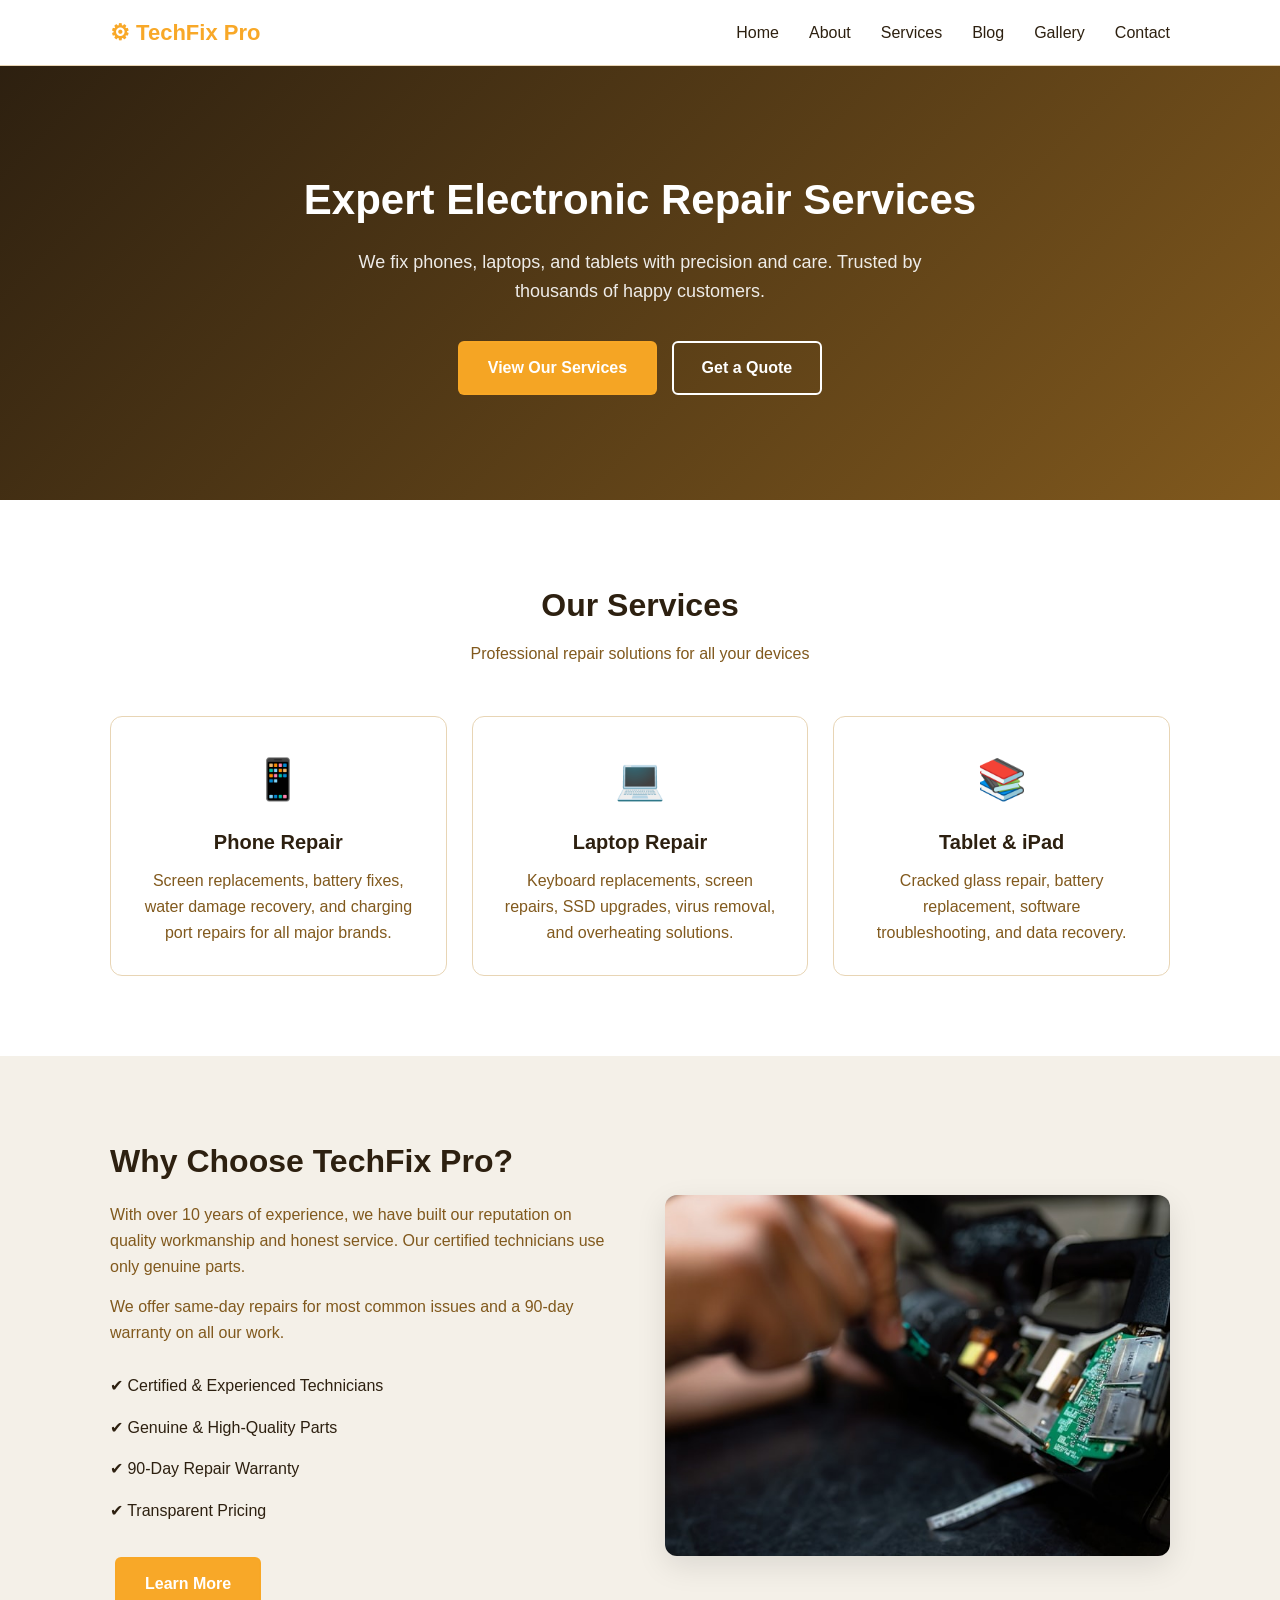
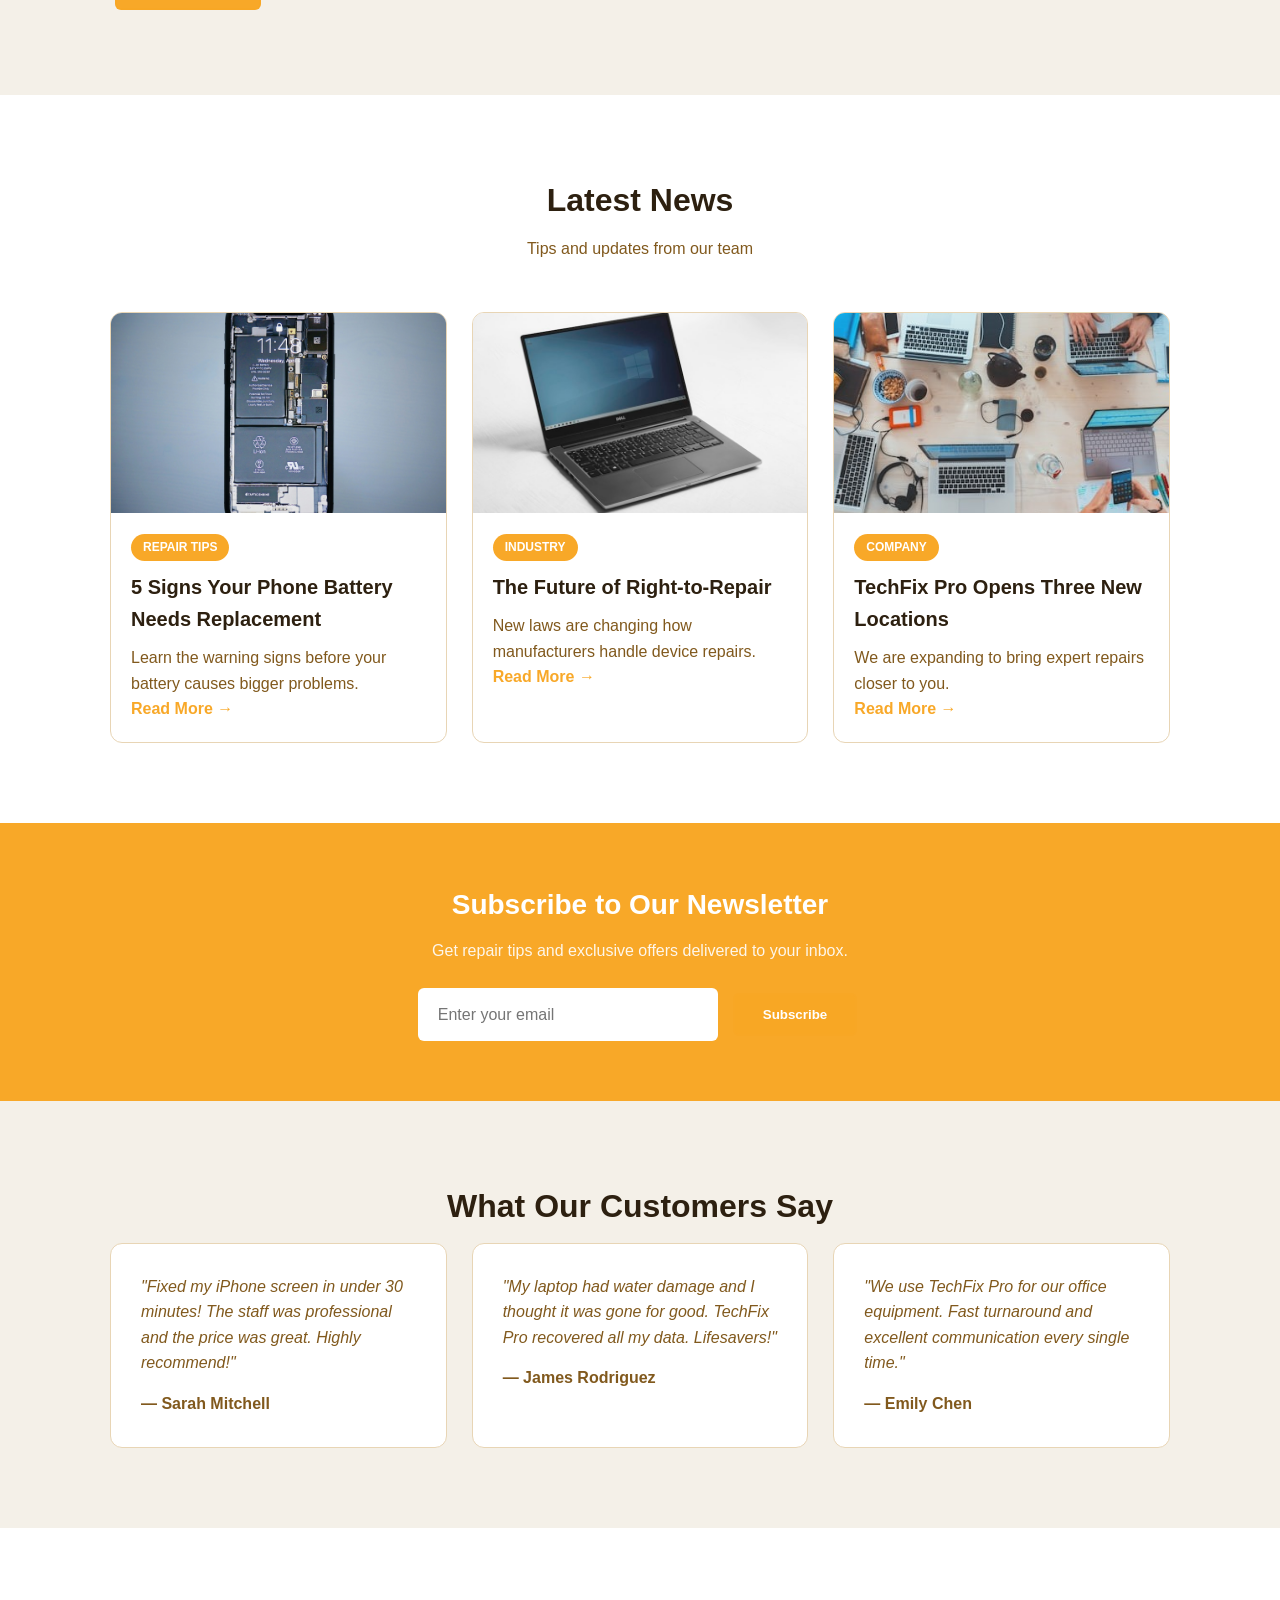
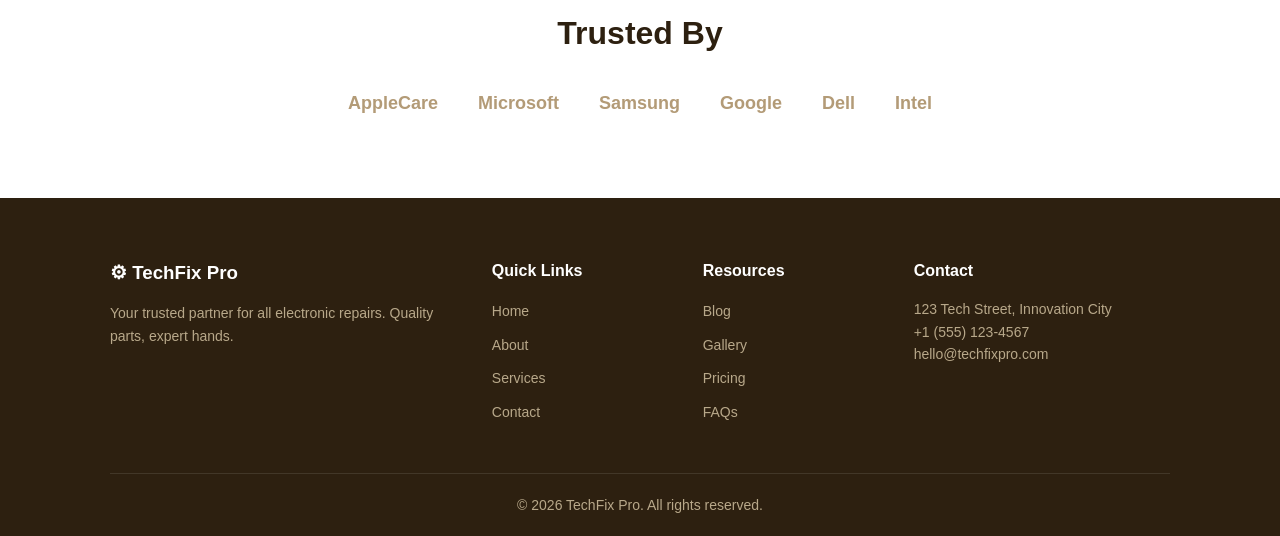
<file: index.html>
<!DOCTYPE html>
<html lang="en">
<head>
    <meta charset="UTF-8">
    <meta name="viewport" content="width=device-width, initial-scale=1.0">
    <title>TechFix Pro - Electronic Repair Shop</title>
    <link rel="stylesheet" href="style.css">
</head>
<body>

    <!-- Navigation -->
    <nav class="navbar">
        <div class="container nav-container">
            <a href="index.html" class="logo">&#9881; TechFix Pro</a>
            <ul class="nav-links">
                <li><a href="index.html">Home</a></li>
                <li><a href="About.html">About</a></li>
                <li><a href="Services.html">Services</a></li>
                <li><a href="Blog.html">Blog</a></li>
                <li><a href="Gallery.html">Gallery</a></li>
                <li><a href="Contact.html">Contact</a></li>
            </ul>
        </div>
    </nav>

    <!-- Hero Section -->
    <header class="hero">
        <div class="container">
            <h1>Expert Electronic Repair Services</h1>
            <p>We fix phones, laptops, and tablets with precision and care. Trusted by thousands of happy customers.</p>
            <a href="Services.Html" class="btn">View Our Services</a>
            <a href="Contact.html" class="btn btn-outline">Get a Quote</a>
        </div>
    </header>

    <!-- Services Section -->
    <section class="section services">
        <div class="container">
            <h2 class="section-title">Our Services</h2>
            <p class="section-subtitle">Professional repair solutions for all your devices</p>

            <div class="card-grid three-col">
                <div class="card">
                    <div class="card-icon">&#128241;</div>
                    <h3>Phone Repair</h3>
                    <p>Screen replacements, battery fixes, water damage recovery, and charging port repairs for all major brands.</p>
                </div>
                <div class="card">
                    <div class="card-icon">&#128187;</div>
                    <h3>Laptop Repair</h3>
                    <p>Keyboard replacements, screen repairs, SSD upgrades, virus removal, and overheating solutions.</p>
                </div>
                <div class="card">
                    <div class="card-icon">&#128218;</div>
                    <h3>Tablet & iPad</h3>
                    <p>Cracked glass repair, battery replacement, software troubleshooting, and data recovery.</p>
                </div>
            </div>
        </div>
    </section>

    <!-- About Section -->
    <section class="section about-section">
        <div class="container">
            <div class="two-col">
                <div class="about-text">
                    <h2>Why Choose TechFix Pro?</h2>
                    <p>With over 10 years of experience, we have built our reputation on quality workmanship and honest service. Our certified technicians use only genuine parts.</p>
                    <p>We offer same-day repairs for most common issues and a 90-day warranty on all our work.</p>
                    <ul class="feature-list">
                        <li>&#10004; Certified & Experienced Technicians</li>
                        <li>&#10004; Genuine & High-Quality Parts</li>
                        <li>&#10004; 90-Day Repair Warranty</li>
                        <li>&#10004; Transparent Pricing</li>
                    </ul>
                    <a href="About.Html" class="btn">Learn More</a>
                </div>
                <div class="about-image">
                    <img src="a1 (13).jpg" alt="Technician repairing a device">
                </div>
            </div>
        </div>
    </section>

    <!-- Latest News -->
    <section class="section">
        <div class="container">
            <h2 class="section-title">Latest News</h2>
            <p class="section-subtitle">Tips and updates from our team</p>

            <div class="card-grid three-col">
                <article class="card news-card">
                    <img src="a1 (11).jpg" alt="Phone battery">
                    <div class="card-body">
                        <span class="tag">Repair Tips</span>
                        <h3>5 Signs Your Phone Battery Needs Replacement</h3>
                        <p>Learn the warning signs before your battery causes bigger problems.</p>
                        <a href="Blog.Html">Read More &rarr;</a>
                    </div>
                </article>
                <article class="card news-card">
                    <img src="a1 (2).jpg" alt="Laptop repair">
                    <div class="card-body">
                        <span class="tag">Industry</span>
                        <h3>The Future of Right-to-Repair</h3>
                        <p>New laws are changing how manufacturers handle device repairs.</p>
                        <a href="Blog.html">Read More &rarr;</a>
                    </div>
                </article>
                <article class="card news-card">
                    <img src="a1 (12).jpg" alt="Tech team">
                    <div class="card-body">
                        <span class="tag">Company</span>
                        <h3>TechFix Pro Opens Three New Locations</h3>
                        <p>We are expanding to bring expert repairs closer to you.</p>
                        <a href="Blog.html">Read More &rarr;</a>
                    </div>
                </article>
            </div>
        </div>
    </section>

    <!-- Newsletter -->
    <section class="newsletter">
        <div class="container">
            <h2>Subscribe to Our Newsletter</h2>
            <p>Get repair tips and exclusive offers delivered to your inbox.</p>
            <form action="#" method="post">
                <input type="email" placeholder="Enter your email" required>
                <button type="submit" class="btn">Subscribe</button>
            </form>
        </div>
    </section>

    <!-- Testimonials -->
    <section class="section testimonials">
        <div class="container">
            <h2 class="section-title">What Our Customers Say</h2>

            <div class="card-grid three-col">
                <div class="card testimonial-card">
                    <p class="quote">"Fixed my iPhone screen in under 30 minutes! The staff was professional and the price was great. Highly recommend!"</p>
                    <p class="author">&mdash; Sarah Mitchell</p>
                </div>
                <div class="card testimonial-card">
                    <p class="quote">"My laptop had water damage and I thought it was gone for good. TechFix Pro recovered all my data. Lifesavers!"</p>
                    <p class="author">&mdash; James Rodriguez</p>
                </div>
                <div class="card testimonial-card">
                    <p class="quote">"We use TechFix Pro for our office equipment. Fast turnaround and excellent communication every single time."</p>
                    <p class="author">&mdash; Emily Chen</p>
                </div>
            </div>
        </div>
    </section>

    <!-- Clients -->
    <section class="section clients">
        <div class="container">
            <h2 class="section-title">Trusted By</h2>
            <div class="client-logos">
                <span>AppleCare</span>
                <span>Microsoft</span>
                <span>Samsung</span>
                <span>Google</span>
                <span>Dell</span>
                <span>Intel</span>
            </div>
        </div>
    </section>

    <!-- Footer -->
    <footer class="footer">
        <div class="container">
            <div class="footer-grid">
                <div class="footer-brand">
                    <h3>&#9881; TechFix Pro</h3>
                    <p>Your trusted partner for all electronic repairs. Quality parts, expert hands.</p>
                </div>
                <div class="footer-links">
                    <h4>Quick Links</h4>
                    <ul>
                       <li><a href="index.html">Home</a></li>
                        <li><a href="About.html">About</a></li>
                        <li><a href="Services.html">Services</a></li>
                        <li><a href="Contact.html">Contact</a></li>
                    </ul>
                </div>
                <div class="footer-links">
                    <h4>Resources</h4>
                    <ul>
                        <li><a href="Blog.html">Blog</a></li>
                        <li><a href="Gallery.html">Gallery</a></li>
                        <li><a href="Services.html">Pricing</a></li>
                        <li><a href="Contact.html">FAQs</a></li>
                    </ul>
                </div>
                <div class="footer-contact">
                    <h4>Contact</h4>
                    <p>123 Tech Street, Innovation City</p>
                    <p>+1 (555) 123-4567</p>
                    <p>hello@techfixpro.com</p>
                </div>
            </div>
            <div class="footer-bottom">
                <p>&copy; 2026 TechFix Pro. All rights reserved.</p>
            </div>
        </div>
    </footer>

</body>
</html>
</file>
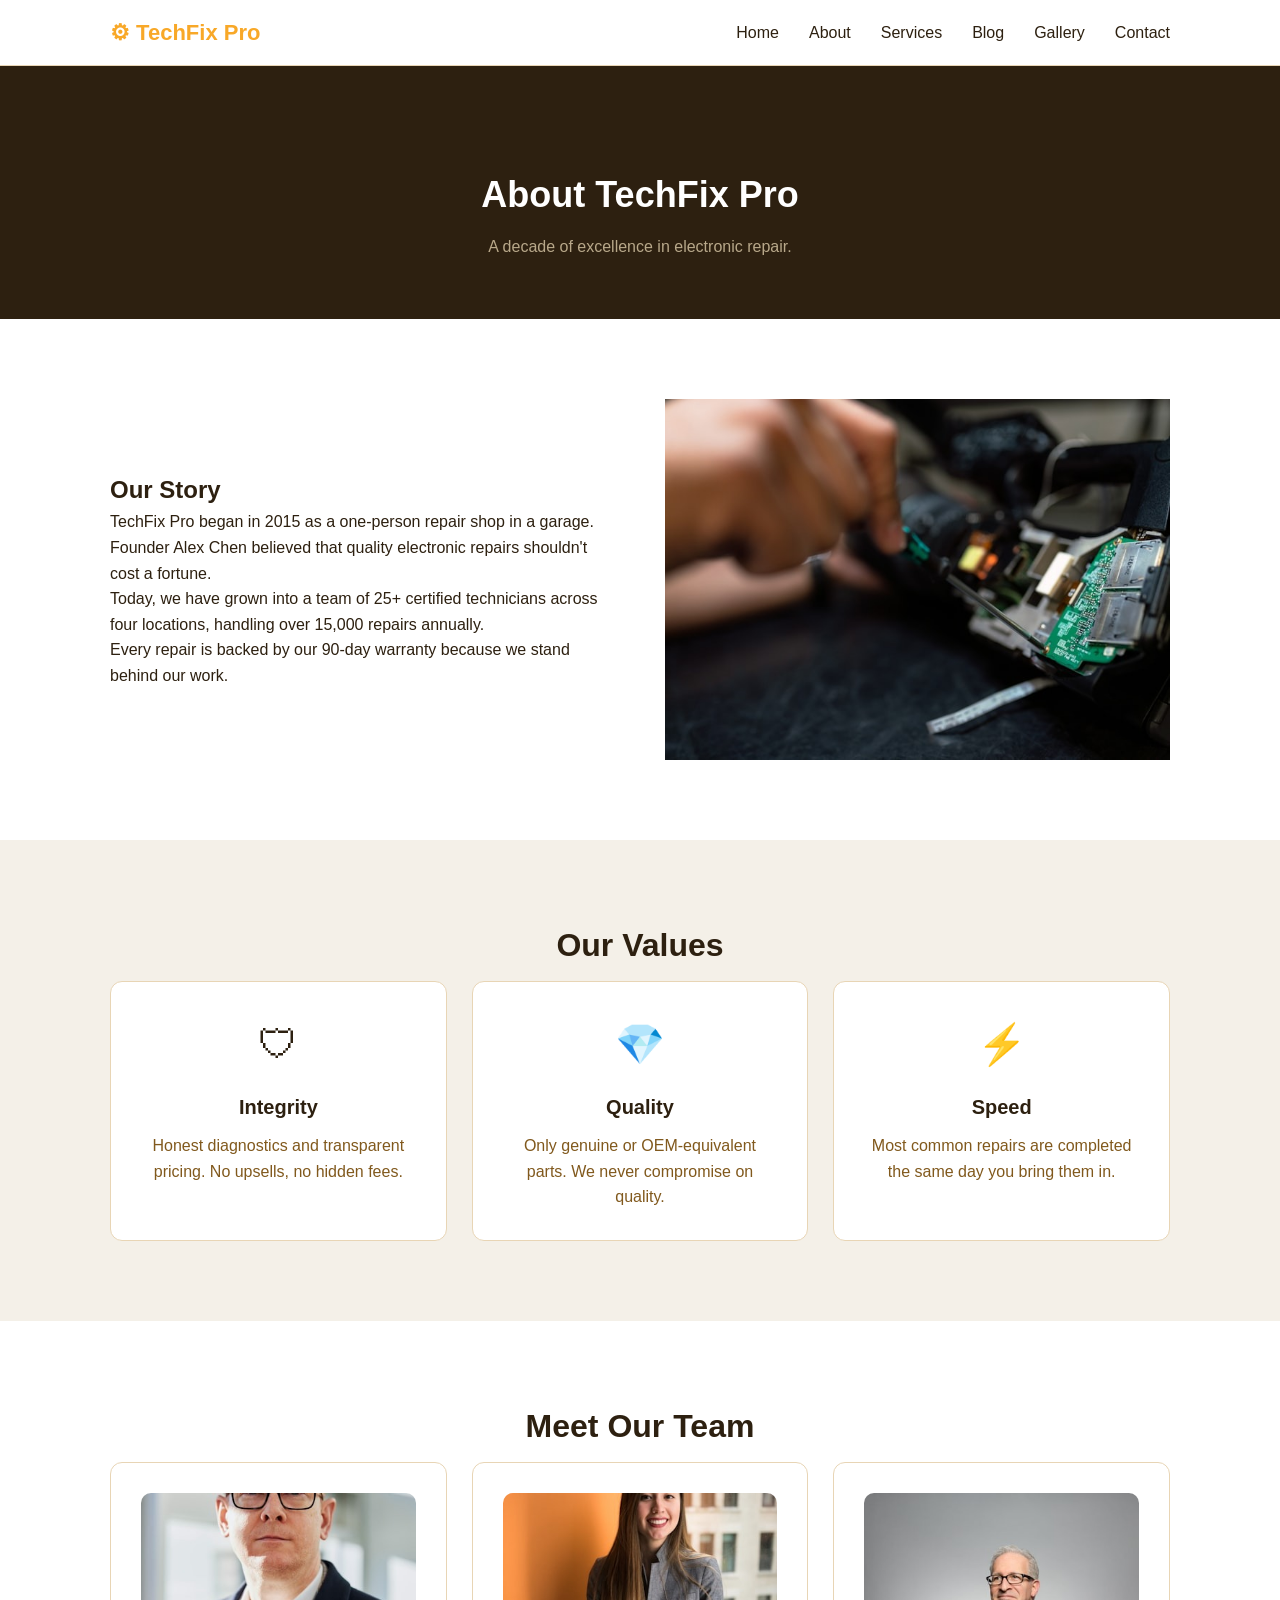
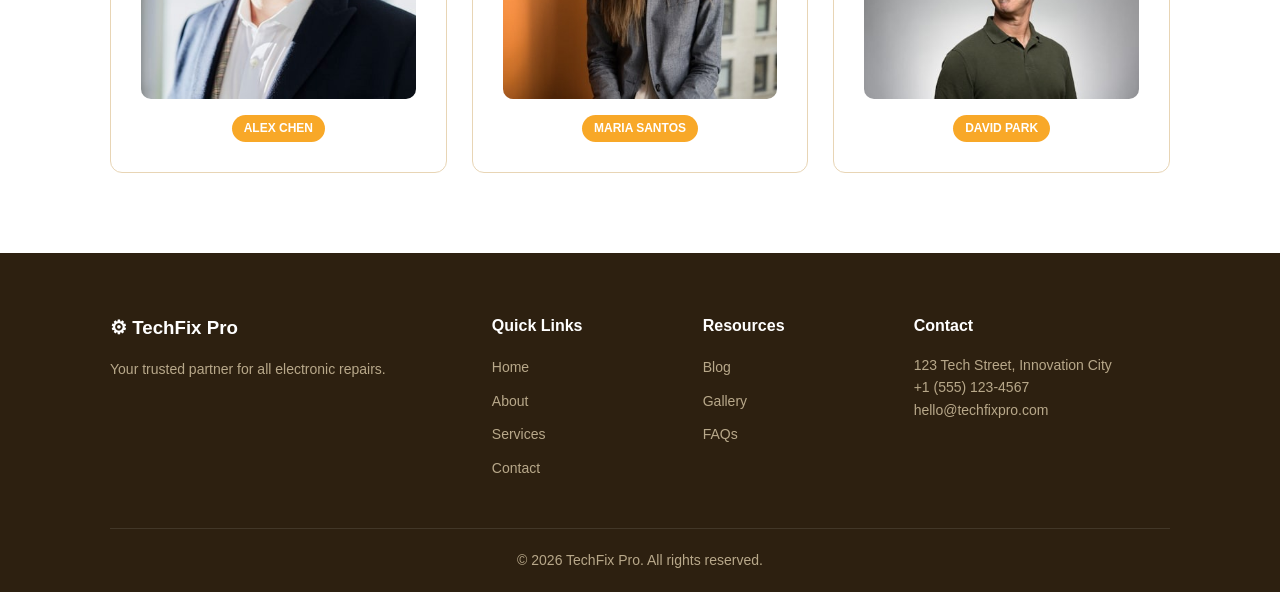
<file: About.html>
<!DOCTYPE html>
<html lang="en">
<head>
    <meta charset="UTF-8">
    <meta name="viewport" content="width=device-width, initial-scale=1.0">
    <title>About Us - TechFix Pro</title>
    <link rel="stylesheet" href="style.css">
</head>
<body>

    <nav class="navbar">
        <div class="container nav-container">
            <a href="index.html" class="logo">&#9881; TechFix Pro</a>
            <ul class="nav-links">
                <li><a href="index.html">Home</a></li>
                <li><a href="About.html">About</a></li>
                <li><a href="Services.html">Services</a></li>
                <li><a href="Blog.html">Blog</a></li>
                <li><a href="Gallery.html">Gallery</a></li>
                <li><a href="Contact.html">Contact</a></li>
            </ul>
        </div>
    </nav>

    <header class="page-header">
        <div class="container">
            <h1>About TechFix Pro</h1>
            <p>A decade of excellence in electronic repair.</p>
        </div>
    </header>

    <section class="section">
        <div class="container">
            <div class="two-col">
                <div>
                    <h2>Our Story</h2>
                    <p>TechFix Pro began in 2015 as a one-person repair shop in a garage. Founder Alex Chen believed that quality electronic repairs shouldn't cost a fortune.</p>
                    <p>Today, we have grown into a team of 25+ certified technicians across four locations, handling over 15,000 repairs annually.</p>
                    <p>Every repair is backed by our 90-day warranty because we stand behind our work.</p>
                </div>
                <div>
                    <img src="a1 (13).jpg" >
                </div>
            </div>
        </div>
    </section>

    <section class="section" style="background: var(--light-gray);">
        <div class="container">
            <h2 class="section-title">Our Values</h2>
            <div class="card-grid three-col">
                <div class="card">
                    <div class="card-icon">&#128737;</div>
                    <h3>Integrity</h3>
                    <p>Honest diagnostics and transparent pricing. No upsells, no hidden fees.</p>
                </div>
                <div class="card">
                    <div class="card-icon">&#128142;</div>
                    <h3>Quality</h3>
                    <p>Only genuine or OEM-equivalent parts. We never compromise on quality.</p>
                </div>
                <div class="card">
                    <div class="card-icon">&#9889;</div>
                    <h3>Speed</h3>
                    <p>Most common repairs are completed the same day you bring them in.</p>
                </div>
            </div>
        </div>
    </section>

    <section class="section">
        <div class="container">
            <h2 class="section-title">Meet Our Team</h2>
            <div class="card-grid three-col">
                <div class="card">
                    <img src="a1 (15).jpg" alt="Alex Chen" style="border-radius: 10px; margin-bottom: 15px;>
                    <h3>Alex Chen</h3>
                    <p>Founder & Lead Technician</p>
                         <div class="card-body">
                        <span class="tag">Alex Chen</span>
                </div>
                <div class="card">
                    <img src="a1 (14).jpg" alt="Maria Santos" style="border-radius: 10px; margin-bottom: 15px;>
                    <h3>Maria Santos</h3>
                    <p>Senior Phone Specialist</p>
                         <div class="card-body">
                        <span class="tag">Maria Santos</span>
                </div>
                <div class="card">
                    <img src="a1 (9).jpg" alt="David Park" style="border-radius: 10px; margin-bottom: 15px;>
                    <h3>David Park</h3>
                    <p>Laptop & PC Expert</p>
                         <div class="card-body">
                        <span class="tag">David Park</span>
                </div>
            </div>
        </div>
    </section>

    <footer class="footer">
        <div class="container">
            <div class="footer-grid">
                <div class="footer-brand">
                    <h3>&#9881; TechFix Pro</h3>
                    <p>Your trusted partner for all electronic repairs.</p>
                </div>
                <div class="footer-links">
                    <h4>Quick Links</h4>
                    <ul>
                        <li><a href="index.html">Home</a></li>
                        <li><a href="About.html">About</a></li>
                        <li><a href="Services.html">Services</a></li>
                        <li><a href="Contact.html">Contact</a></li>
                    </ul>
                </div>
                <div class="footer-links">
                    <h4>Resources</h4>
                    <ul>
                         <li><a href="Blog.html">Blog</a></li>
                        <li><a href="Gallery.html">Gallery</a></li>
                        <li><a href="Contact.html">FAQs</a></li>
                    </ul>
                </div>
                <div class="footer-contact">
                    <h4>Contact</h4>
                    <p>123 Tech Street, Innovation City</p>
                    <p>+1 (555) 123-4567</p>
                    <p>hello@techfixpro.com</p>
                </div>
            </div>
            <div class="footer-bottom">
                <p>&copy; 2026 TechFix Pro. All rights reserved.</p>
            </div>
        </div>
    </footer>

</body>
</html>
</file>
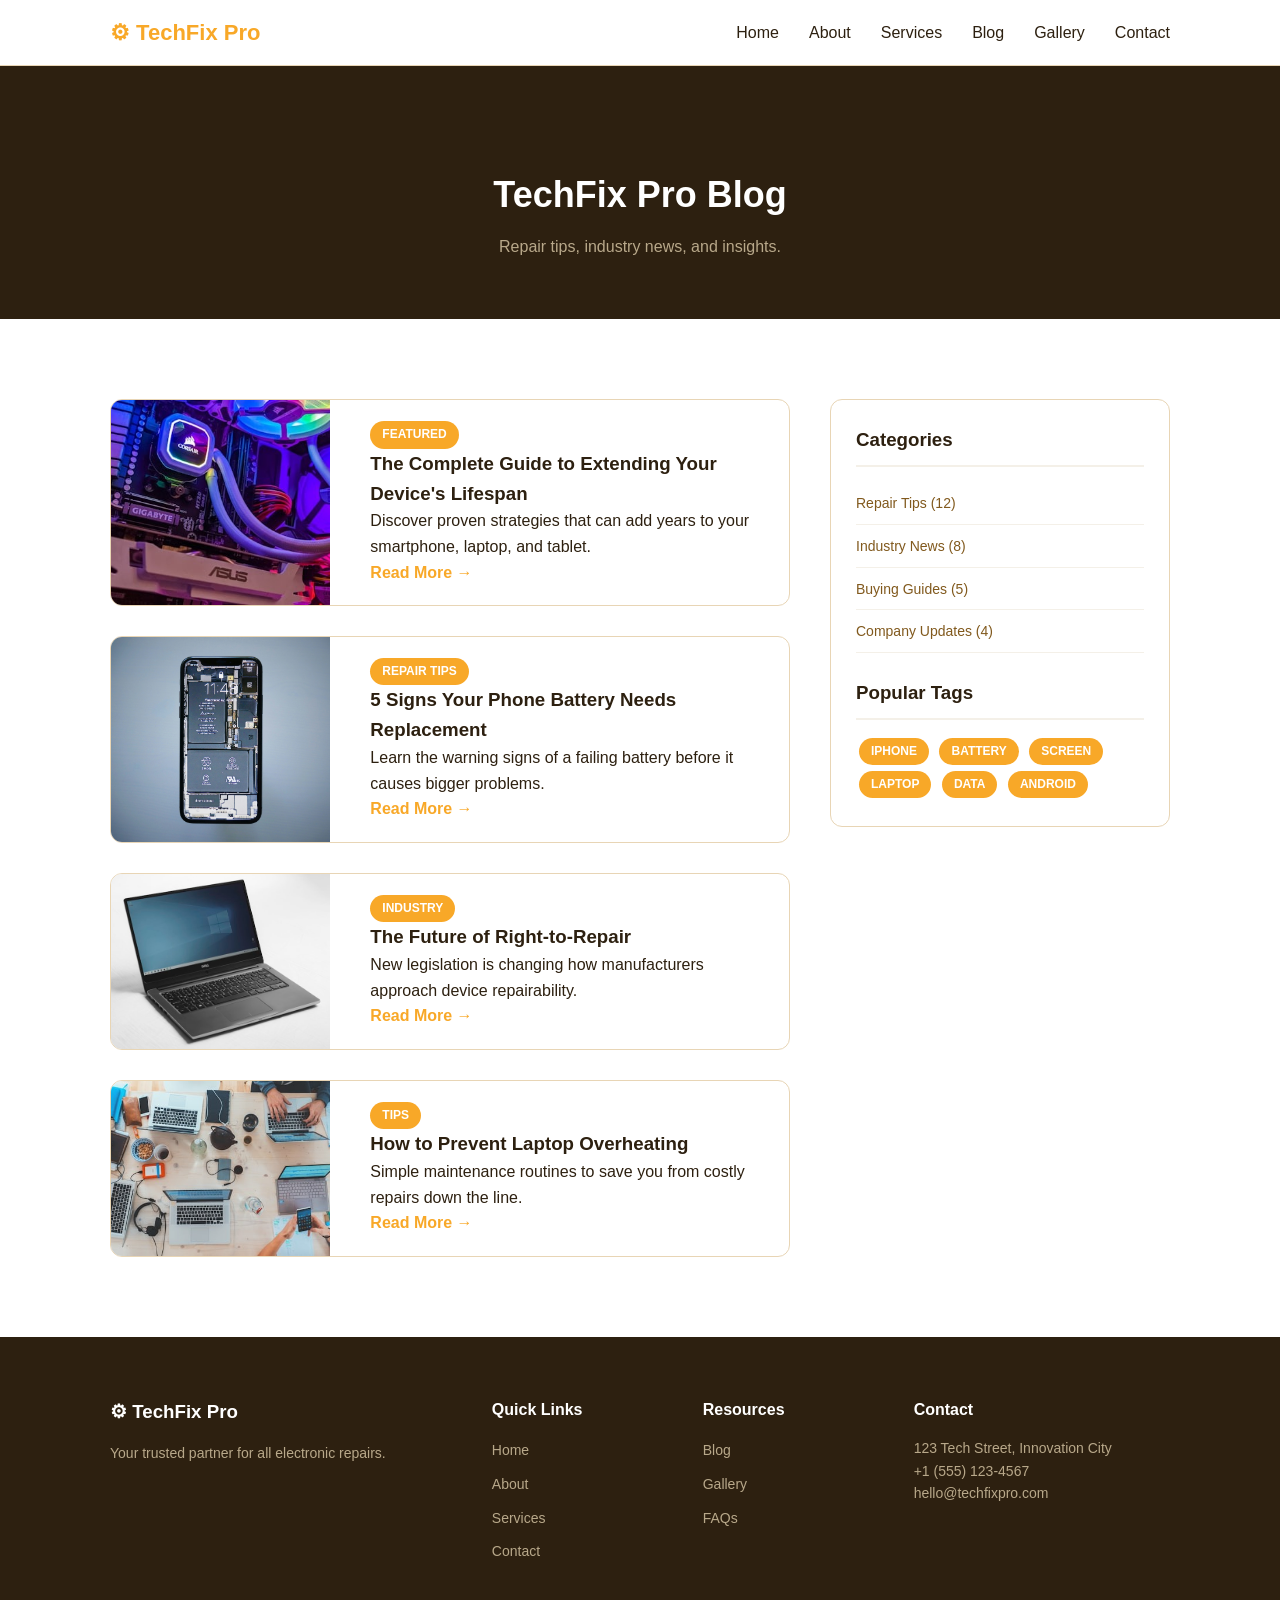
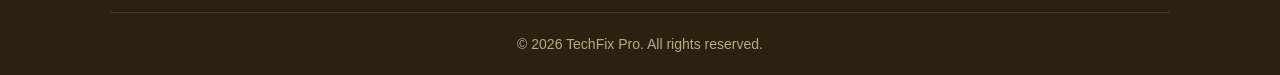
<file: Blog.html>
<!DOCTYPE html>
<html lang="en">
<head>
    <meta charset="UTF-8">
    <meta name="viewport" content="width=device-width, initial-scale=1.0">
    <title>Blog - TechFix Pro</title>
    <link rel="stylesheet" href="style.css">
</head>
<body>

    <nav class="navbar">
        <div class="container nav-container">
            <a href="index.html" class="logo">&#9881; TechFix Pro</a>
            <ul class="nav-links">
                 <li><a href="index.html">Home</a></li>
                <li><a href="About.html">About</a></li>
                <li><a href="Services.html">Services</a></li>
                <li><a href="Blog.html">Blog</a></li>
                <li><a href="Gallery.html">Gallery</a></li>
                <li><a href="Contact.html">Contact</a></li>
            </ul>
        </div>
    </nav>

    <header class="page-header">
        <div class="container">
            <h1>TechFix Pro Blog</h1>
            <p>Repair tips, industry news, and insights.</p>
        </div>
    </header>

    <section class="section">
        <div class="container">
            <div class="blog-grid">
                <div class="blog-posts">
                    <article class="blog-post">
                        <img src="a1 (7).jpg" alt="Featured post">
                        <div class="blog-post-content">
                            <span class="tag">Featured</span>
                            <h3>The Complete Guide to Extending Your Device's Lifespan</h3>
                            <p>Discover proven strategies that can add years to your smartphone, laptop, and tablet.</p>
                            <a href="#" style="color: var(--primary); font-weight: 600;">Read More &rarr;</a>
                        </div>
                    </article>
                    <article class="blog-post">
                        <img src="a1 (11).jpg" alt="Phone battery">
                        <div class="blog-post-content">
                            <span class="tag">Repair Tips</span>
                            <h3>5 Signs Your Phone Battery Needs Replacement</h3>
                            <p>Learn the warning signs of a failing battery before it causes bigger problems.</p>
                            <a href="#" style="color: var(--primary); font-weight: 600;">Read More &rarr;</a>
                        </div>
                    </article>
                    <article class="blog-post">
                        <img src="a1 (2).jpg" alt="Right to repair">
                        <div class="blog-post-content">
                            <span class="tag">Industry</span>
                            <h3>The Future of Right-to-Repair</h3>
                            <p>New legislation is changing how manufacturers approach device repairability.</p>
                            <a href="#" style="color: var(--primary); font-weight: 600;">Read More &rarr;</a>
                        </div>
                    </article>
                    <article class="blog-post">
                        <img src="a1 (12).jpg" alt="Laptop maintenance">
                        <div class="blog-post-content">
                            <span class="tag">Tips</span>
                            <h3>How to Prevent Laptop Overheating</h3>
                            <p>Simple maintenance routines to save you from costly repairs down the line.</p>
                            <a href="#" style="color: var(--primary); font-weight: 600;">Read More &rarr;</a>
                        </div>
                    </article>
                </div>
                <aside class="sidebar">
                    <h3>Categories</h3>
                    <ul>
                        <li><a href="#">Repair Tips (12)</a></li>
                        <li><a href="#">Industry News (8)</a></li>
                        <li><a href="#">Buying Guides (5)</a></li>
                        <li><a href="#">Company Updates (4)</a></li>
                    </ul>
                    <h3 style="margin-top: 25px;">Popular Tags</h3>
                    <p style="margin-top: 10px;">
                        <span class="tag" style="margin: 3px; display: inline-block;">iPhone</span>
                        <span class="tag" style="margin: 3px; display: inline-block;">Battery</span>
                        <span class="tag" style="margin: 3px; display: inline-block;">Screen</span>
                        <span class="tag" style="margin: 3px; display: inline-block;">Laptop</span>
                        <span class="tag" style="margin: 3px; display: inline-block;">Data</span>
                        <span class="tag" style="margin: 3px; display: inline-block;">Android</span>
                    </p>
                </aside>
            </div>
        </div>
    </section>

    <footer class="footer">
        <div class="container">
            <div class="footer-grid">
                <div class="footer-brand">
                    <h3>&#9881; TechFix Pro</h3>
                    <p>Your trusted partner for all electronic repairs.</p>
                </div>
                <div class="footer-links">
                    <h4>Quick Links</h4>
                    <ul>
                        <li><a href="index.html">Home</a></li>
                        <li><a href="About.html">About</a></li>
                        <li><a href="Services.html">Services</a></li>
                        <li><a href="Contact.html">Contact</a></li>                  
                    </ul>
                </div>
                <div class="footer-links">
                    <h4>Resources</h4>
                    <ul>
                        <li><a href="Blog.html">Blog</a></li>
                        <li><a href="Gallery.html">Gallery</a></li>
                        <li><a href="Contact.html">FAQs</a></li>
                    </ul>
                </div>
                <div class="footer-contact">
                    <h4>Contact</h4>
                    <p>123 Tech Street, Innovation City</p>
                    <p>+1 (555) 123-4567</p>
                    <p>hello@techfixpro.com</p>
                </div>
            </div>
            <div class="footer-bottom">
                <p>&copy; 2026 TechFix Pro. All rights reserved.</p>
            </div>
        </div>
    </footer>

</body>
</html>
</file>
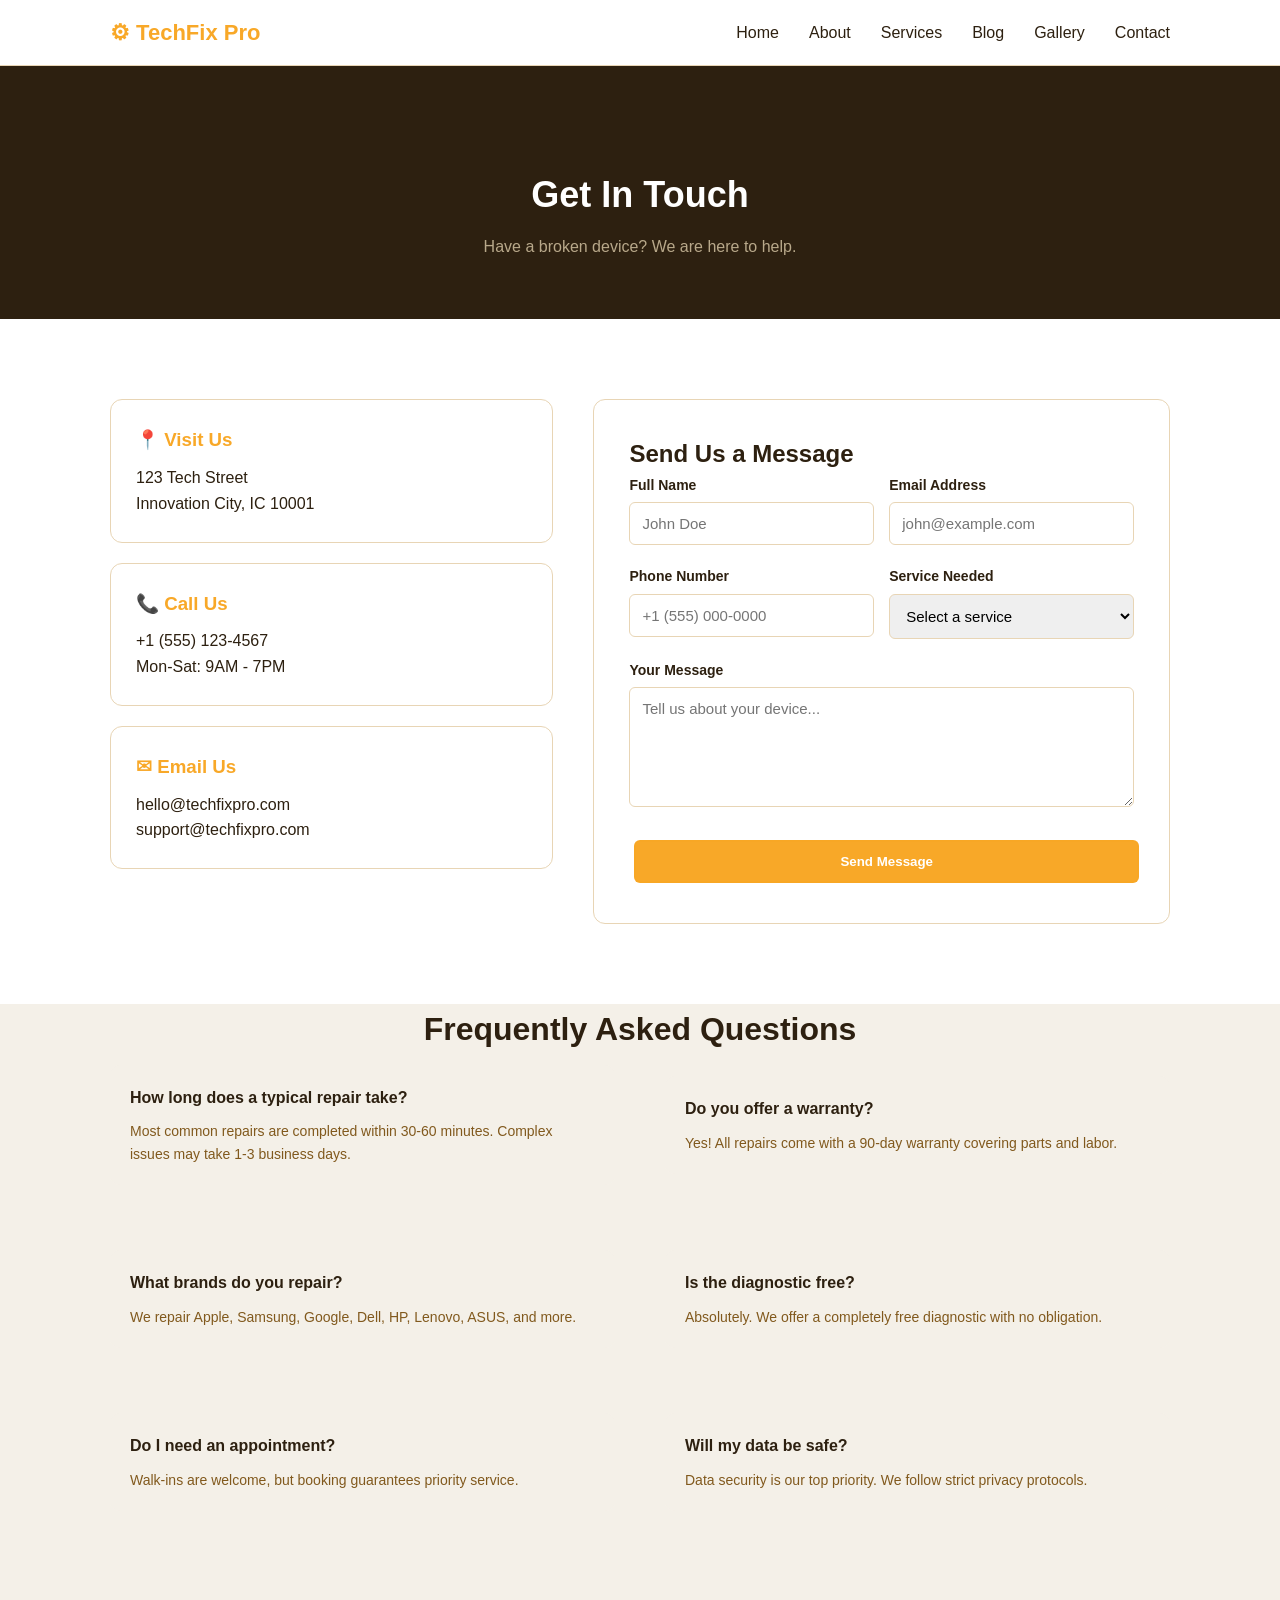
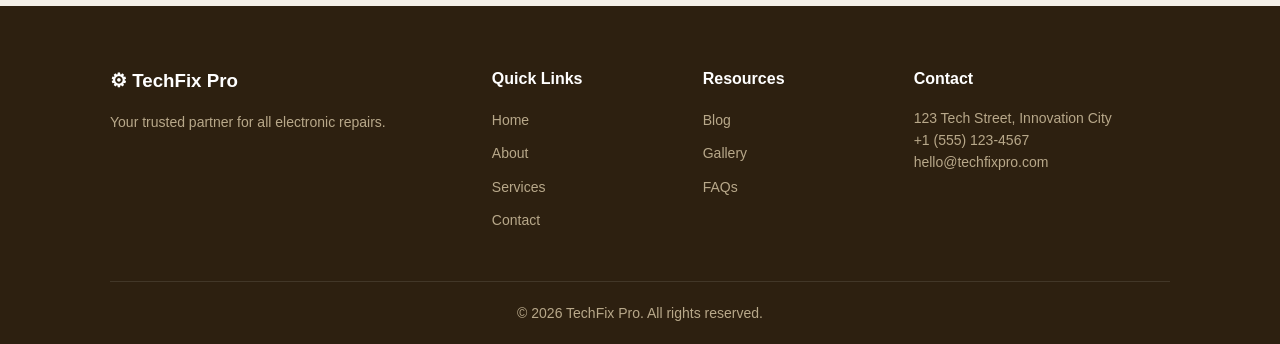
<file: CONTACT.HTML>
<!DOCTYPE html>
<html lang="en">
<head>
    <meta charset="UTF-8">
    <meta name="viewport" content="width=device-width, initial-scale=1.0">
    <title>Contact Us - TechFix Pro</title>
    <link rel="stylesheet" href="style.css">
</head>
<body>

    <nav class="navbar">
        <div class="container nav-container">
            <a href="INDEX.HTML" class="logo">&#9881; TechFix Pro</a>
            <ul class="nav-links">
                <li><a href="INDEX.HTML">Home</a></li>
                <li><a href="About.Html">About</a></li>
                <li><a href="Services.Html">Services</a></li>
                <li><a href="Blog.Html">Blog</a></li>
                <li><a href="Gallery.Html">Gallery</a></li>
                <li><a href="CONTACT.HTMLS">Contact</a></li>
            </ul>
        </div>
    </nav>

    <header class="page-header">
        <div class="container">
            <h1>Get In Touch</h1>
            <p>Have a broken device? We are here to help.</p>
        </div>
    </header>

    <section class="section">
        <div class="container">
            <div class="contact-grid">
                <div>
                    <div class="contact-info-box">
                        <h3>&#128205; Visit Us</h3>
                        <p>123 Tech Street<br>Innovation City, IC 10001</p>
                    </div>
                    <div class="contact-info-box">
                        <h3>&#128222; Call Us</h3>
                        <p>+1 (555) 123-4567<br>Mon-Sat: 9AM - 7PM</p>
                    </div>
                    <div class="contact-info-box">
                        <h3>&#9993; Email Us</h3>
                        <p>hello@techfixpro.com<br>support@techfixpro.com</p>
                    </div>
                </div>
                <div class="contact-form">
                    <h2>Send Us a Message</h2>
                    <form action="#" method="post">
                        <div class="form-row">
                            <div class="form-group">
                                <label for="name">Full Name</label>
                                <input type="text" id="name" name="name" placeholder="John Doe" required>
                            </div>
                            <div class="form-group">
                                <label for="email">Email Address</label>
                                <input type="email" id="email" name="email" placeholder="john@example.com" required>
                            </div>
                        </div>
                        <div class="form-row">
                            <div class="form-group">
                                <label for="phone">Phone Number</label>
                                <input type="tel" id="phone" name="phone" placeholder="+1 (555) 000-0000">
                            </div>
                            <div class="form-group">
                                <label for="service">Service Needed</label>
                                <select id="service" name="service" required>
                                    <option value="" disabled selected>Select a service</option>
                                    <option value="phone">Phone Repair</option>
                                    <option value="laptop">Laptop Repair</option>
                                    <option value="tablet">Tablet / iPad Repair</option>
                                    <option value="other">Other / Not Sure</option>
                                </select>
                            </div>
                        </div>
                        <div class="form-group">
                            <label for="message">Your Message</label>
                            <textarea id="message" name="message" placeholder="Tell us about your device..." required></textarea>
                        </div>
                        <button type="submit" class="btn" style="width: 100%;">Send Message</button>
                    </form>
                </div>
            </div>
        </div>
    </section>

    <section class="section" style="background: var(--light-gray); padding-top: 0;">
        <div class="container">
            <h2 class="section-title">Frequently Asked Questions</h2>
            <div class="two-col">
                <div class="faq-item">
                    <h3>How long does a typical repair take?</h3>
                    <p>Most common repairs are completed within 30-60 minutes. Complex issues may take 1-3 business days.</p>
                </div>
                <div class="faq-item">
                    <h3>Do you offer a warranty?</h3>
                    <p>Yes! All repairs come with a 90-day warranty covering parts and labor.</p>
                </div>
                <div class="faq-item">
                    <h3>What brands do you repair?</h3>
                    <p>We repair Apple, Samsung, Google, Dell, HP, Lenovo, ASUS, and more.</p>
                </div>
                <div class="faq-item">
                    <h3>Is the diagnostic free?</h3>
                    <p>Absolutely. We offer a completely free diagnostic with no obligation.</p>
                </div>
                <div class="faq-item">
                    <h3>Do I need an appointment?</h3>
                    <p>Walk-ins are welcome, but booking guarantees priority service.</p>
                </div>
                <div class="faq-item">
                    <h3>Will my data be safe?</h3>
                    <p>Data security is our top priority. We follow strict privacy protocols.</p>
                </div>
            </div>
        </div>
    </section>

    <footer class="footer">
        <div class="container">
            <div class="footer-grid">
                <div class="footer-brand">
                    <h3>&#9881; TechFix Pro</h3>
                    <p>Your trusted partner for all electronic repairs.</p>
                </div>
                <div class="footer-links">
                    <h4>Quick Links</h4>
                    <ul>
                        <li><a href="INDEX.HTML">Home</a></li>
                        <li><a href="About.Html">About</a></li>
                        <li><a href="Services.Html">Services</a></li>
                        <li><a href="CONTACT.HTML">Contact</a></li>
                    </ul>
                </div>
                <div class="footer-links">
                    <h4>Resources</h4>
                    <ul>
                        <li><a href="Blog.Html">Blog</a></li>
                        <li><a href="Gallery.Html">Gallery</a></li>
                        <li><a href="CONTACT.HTML">FAQs</a></li>
                    </ul>
                </div>
                <div class="footer-contact">
                    <h4>Contact</h4>
                    <p>123 Tech Street, Innovation City</p>
                    <p>+1 (555) 123-4567</p>
                    <p>hello@techfixpro.com</p>
                </div>
            </div>
            <div class="footer-bottom">
                <p>&copy; 2026 TechFix Pro. All rights reserved.</p>
            </div>
        </div>
    </footer>

</body>
</html>
</file>
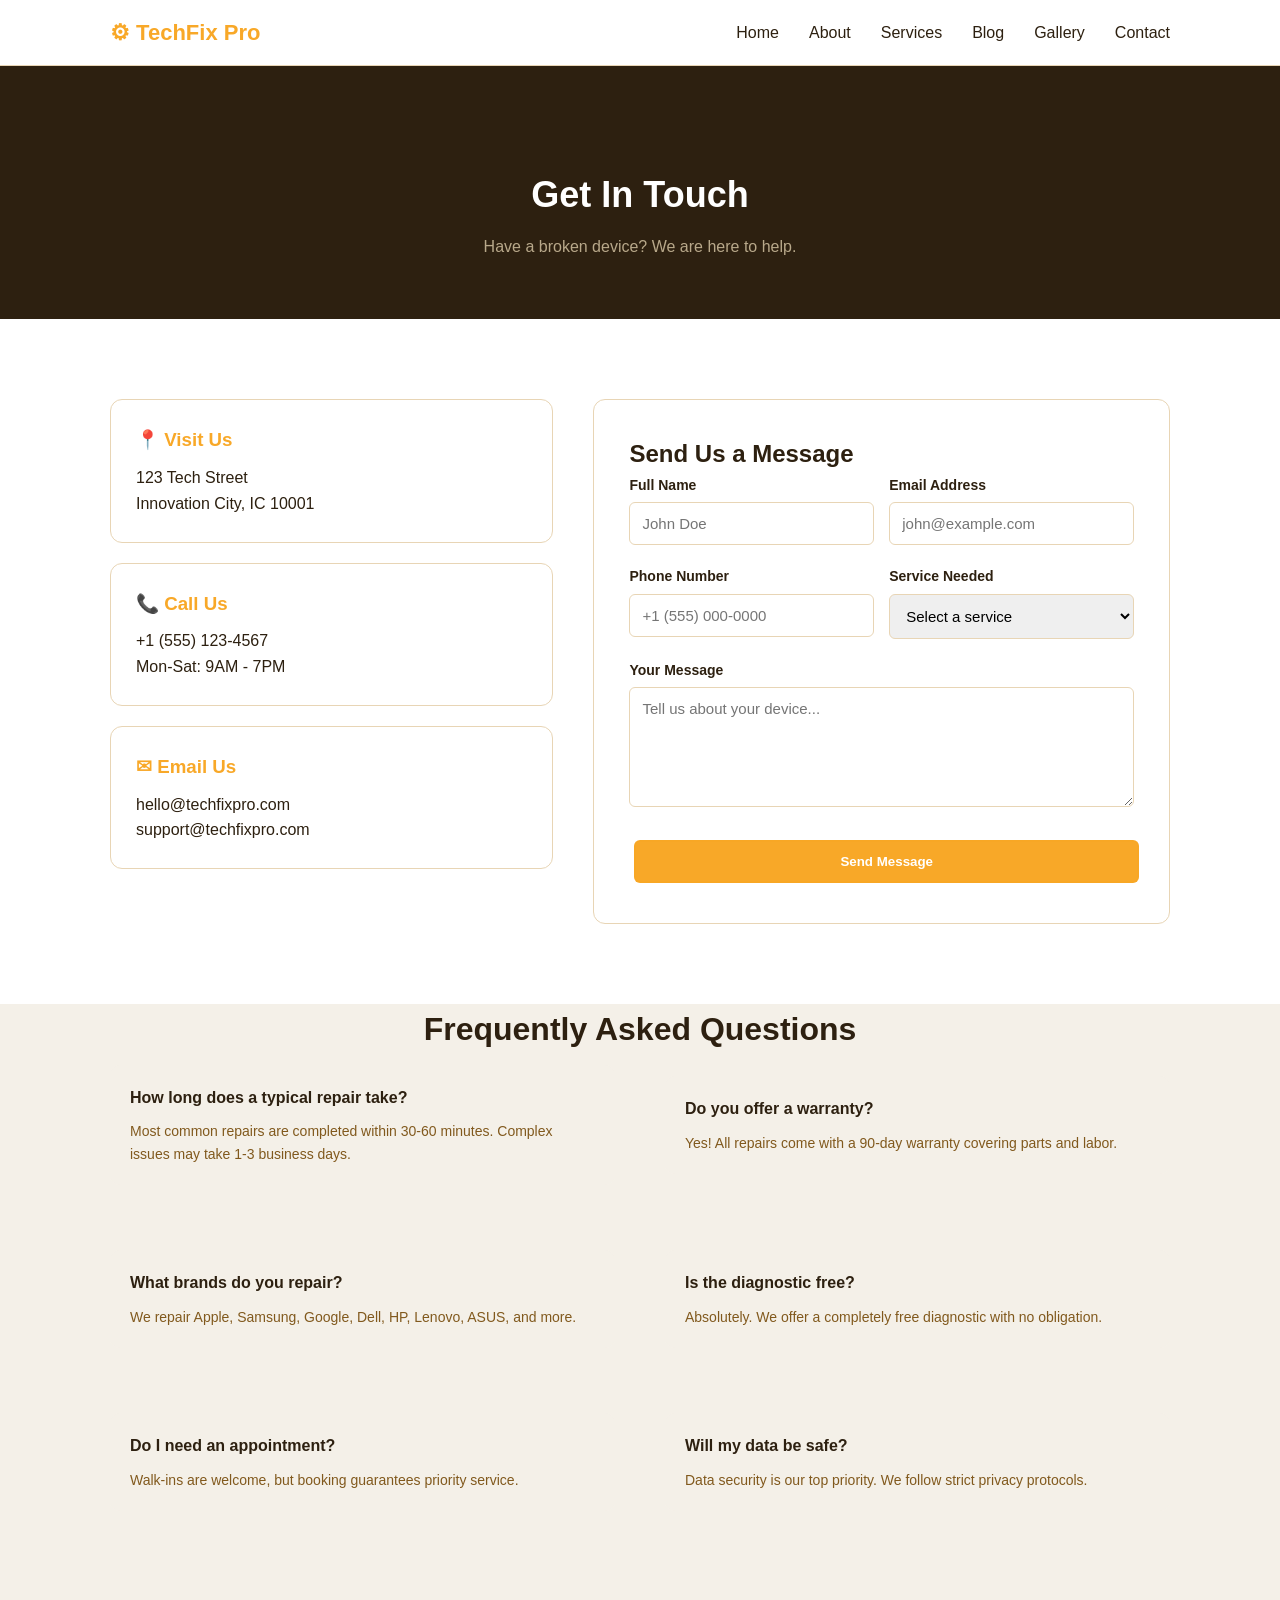
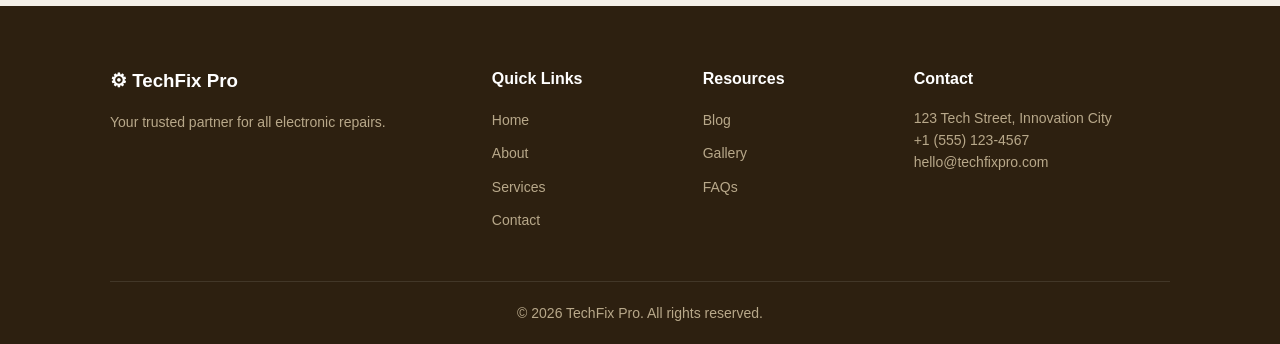
<file: contact.html>
<!DOCTYPE html>
<html lang="en">
<head>
    <meta charset="UTF-8">
    <meta name="viewport" content="width=device-width, initial-scale=1.0">
    <title>Contact Us - TechFix Pro</title>
    <link rel="stylesheet" href="style.css">
</head>
<body>

    <nav class="navbar">
        <div class="container nav-container">
            <a href="index.html" class="logo">&#9881; TechFix Pro</a>
            <ul class="nav-links">
                <li><a href="index.html">Home</a></li>
                <li><a href="About.Html">About</a></li>
                <li><a href="Services.Html">Services</a></li>
                <li><a href="Blog.Html">Blog</a></li>
                <li><a href="gallery.Html">Gallery</a></li>
                <li><a href="contact.html">Contact</a></li>
            </ul>
        </div>
    </nav>

    <header class="page-header">
        <div class="container">
            <h1>Get In Touch</h1>
            <p>Have a broken device? We are here to help.</p>
        </div>
    </header>

    <section class="section">
        <div class="container">
            <div class="contact-grid">
                <div>
                    <div class="contact-info-box">
                        <h3>&#128205; Visit Us</h3>
                        <p>123 Tech Street<br>Innovation City, IC 10001</p>
                    </div>
                    <div class="contact-info-box">
                        <h3>&#128222; Call Us</h3>
                        <p>+1 (555) 123-4567<br>Mon-Sat: 9AM - 7PM</p>
                    </div>
                    <div class="contact-info-box">
                        <h3>&#9993; Email Us</h3>
                        <p>hello@techfixpro.com<br>support@techfixpro.com</p>
                    </div>
                </div>
                <div class="contact-form">
                    <h2>Send Us a Message</h2>
                    <form action="#" method="post">
                        <div class="form-row">
                            <div class="form-group">
                                <label for="name">Full Name</label>
                                <input type="text" id="name" name="name" placeholder="John Doe" required>
                            </div>
                            <div class="form-group">
                                <label for="email">Email Address</label>
                                <input type="email" id="email" name="email" placeholder="john@example.com" required>
                            </div>
                        </div>
                        <div class="form-row">
                            <div class="form-group">
                                <label for="phone">Phone Number</label>
                                <input type="tel" id="phone" name="phone" placeholder="+1 (555) 000-0000">
                            </div>
                            <div class="form-group">
                                <label for="service">Service Needed</label>
                                <select id="service" name="service" required>
                                    <option value="" disabled selected>Select a service</option>
                                    <option value="phone">Phone Repair</option>
                                    <option value="laptop">Laptop Repair</option>
                                    <option value="tablet">Tablet / iPad Repair</option>
                                    <option value="other">Other / Not Sure</option>
                                </select>
                            </div>
                        </div>
                        <div class="form-group">
                            <label for="message">Your Message</label>
                            <textarea id="message" name="message" placeholder="Tell us about your device..." required></textarea>
                        </div>
                        <button type="submit" class="btn" style="width: 100%;">Send Message</button>
                    </form>
                </div>
            </div>
        </div>
    </section>

    <section class="section" style="background: var(--light-gray); padding-top: 0;">
        <div class="container">
            <h2 class="section-title">Frequently Asked Questions</h2>
            <div class="two-col">
                <div class="faq-item">
                    <h3>How long does a typical repair take?</h3>
                    <p>Most common repairs are completed within 30-60 minutes. Complex issues may take 1-3 business days.</p>
                </div>
                <div class="faq-item">
                    <h3>Do you offer a warranty?</h3>
                    <p>Yes! All repairs come with a 90-day warranty covering parts and labor.</p>
                </div>
                <div class="faq-item">
                    <h3>What brands do you repair?</h3>
                    <p>We repair Apple, Samsung, Google, Dell, HP, Lenovo, ASUS, and more.</p>
                </div>
                <div class="faq-item">
                    <h3>Is the diagnostic free?</h3>
                    <p>Absolutely. We offer a completely free diagnostic with no obligation.</p>
                </div>
                <div class="faq-item">
                    <h3>Do I need an appointment?</h3>
                    <p>Walk-ins are welcome, but booking guarantees priority service.</p>
                </div>
                <div class="faq-item">
                    <h3>Will my data be safe?</h3>
                    <p>Data security is our top priority. We follow strict privacy protocols.</p>
                </div>
            </div>
        </div>
    </section>

    <footer class="footer">
        <div class="container">
            <div class="footer-grid">
                <div class="footer-brand">
                    <h3>&#9881; TechFix Pro</h3>
                    <p>Your trusted partner for all electronic repairs.</p>
                </div>
                <div class="footer-links">
                    <h4>Quick Links</h4>
                    <ul>
                        <li><a href="index.html">Home</a></li>
                        <li><a href="about.html">About</a></li>
                        <li><a href="services.html">Services</a></li>
                        <li><a href="contact.html">Contact</a></li>
                    </ul>
                </div>
                <div class="footer-links">
                    <h4>Resources</h4>
                    <ul>
                        <li><a href="blog.html">Blog</a></li>
                        <li><a href="gallery.html">Gallery</a></li>
                        <li><a href="contact.html">FAQs</a></li>
                    </ul>
                </div>
                <div class="footer-contact">
                    <h4>Contact</h4>
                    <p>123 Tech Street, Innovation City</p>
                    <p>+1 (555) 123-4567</p>
                    <p>hello@techfixpro.com</p>
                </div>
            </div>
            <div class="footer-bottom">
                <p>&copy; 2026 TechFix Pro. All rights reserved.</p>
            </div>
        </div>
    </footer>

</body>
</html>
</file>
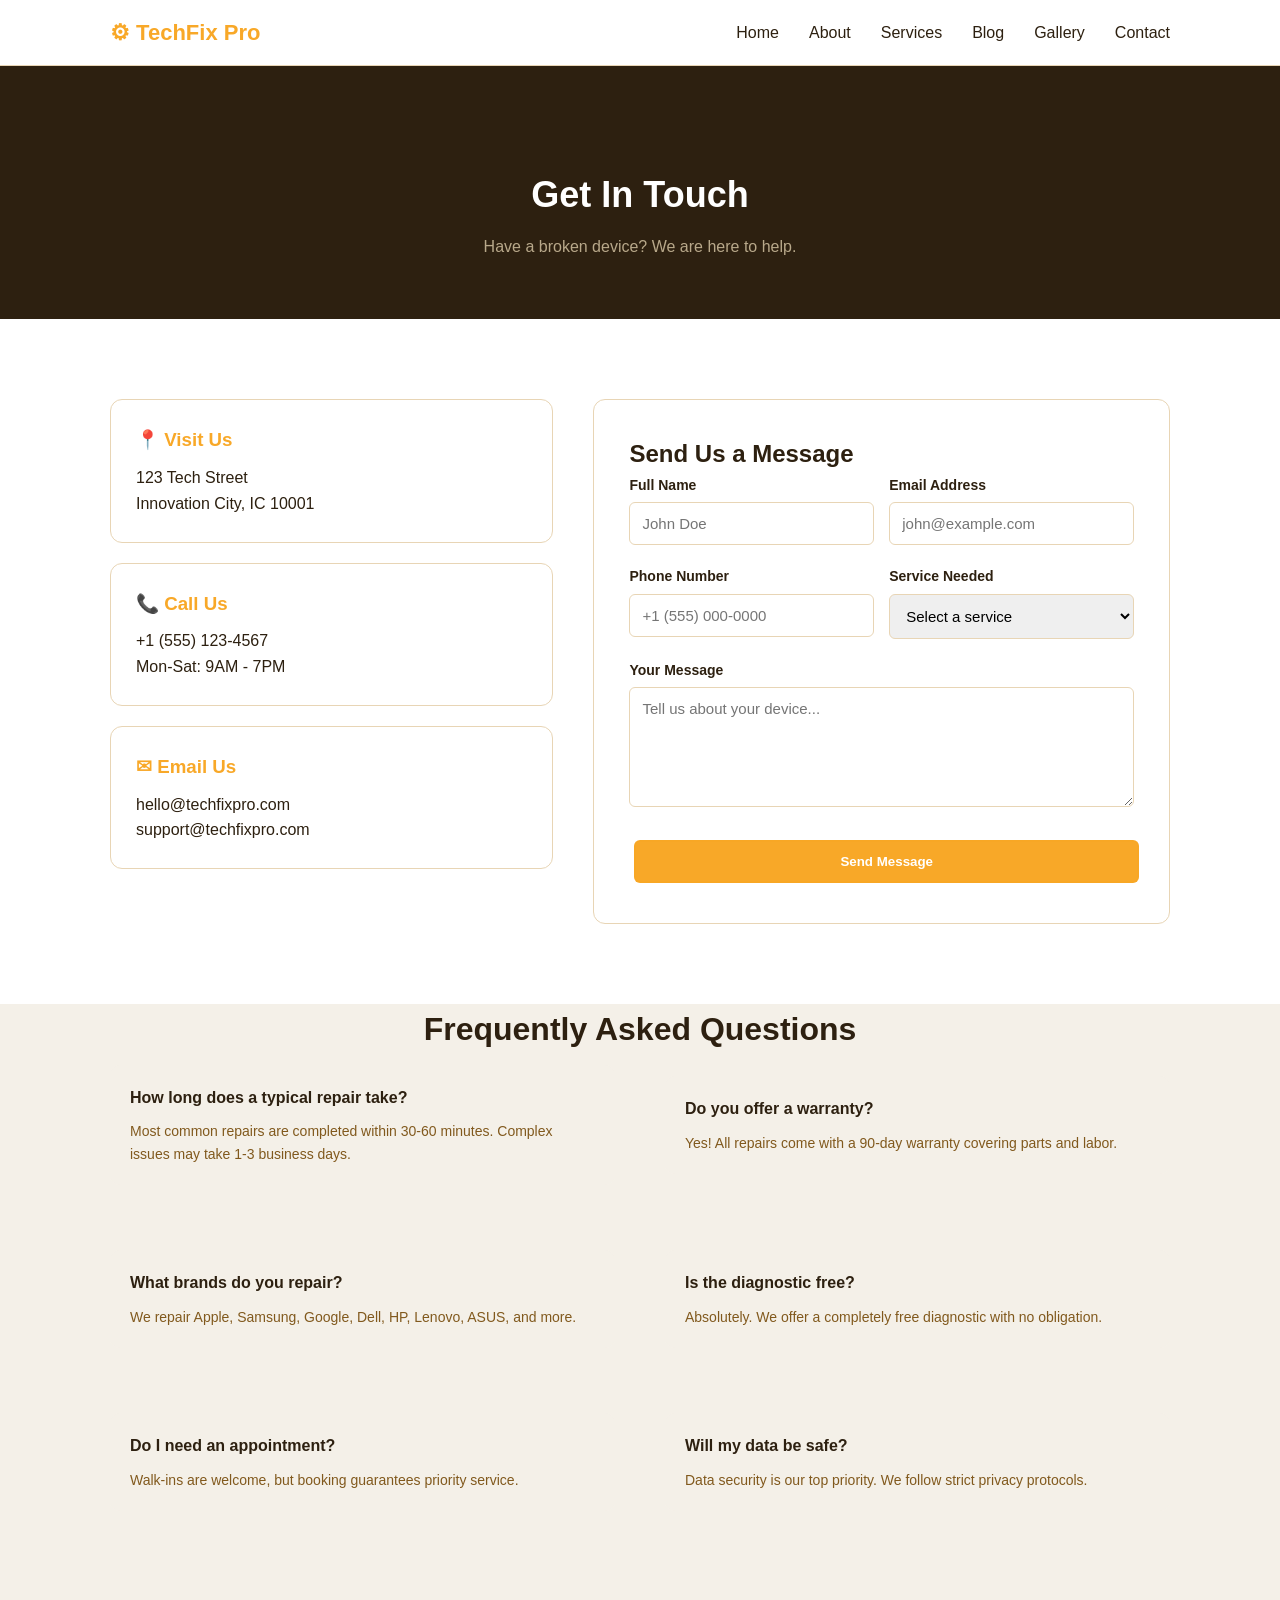
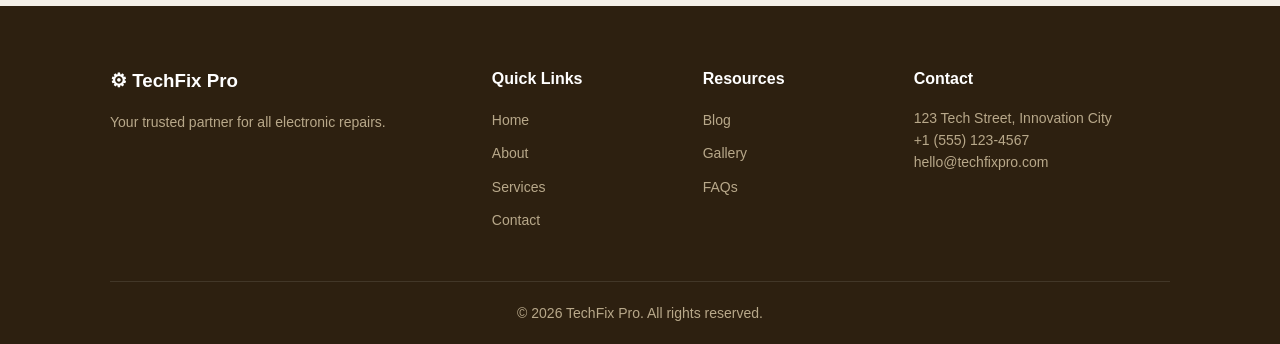
<file: Contact.html>
<!DOCTYPE html>
<html lang="en">
<head>
    <meta charset="UTF-8">
    <meta name="viewport" content="width=device-width, initial-scale=1.0">
    <title>Contact Us - TechFix Pro</title>
    <link rel="stylesheet" href="style.css">
</head>
<body>

    <nav class="navbar">
        <div class="container nav-container">
            <a href="index.html" class="logo">&#9881; TechFix Pro</a>
            <ul class="nav-links">
                <li><a href="index.html">Home</a></li>
                <li><a href="About.html">About</a></li>
                <li><a href="Services.html">Services</a></li>
                <li><a href="Blog.html">Blog</a></li>
                <li><a href="Gallery.html">Gallery</a></li>
                <li><a href="Contact.html">Contact</a></li>
            </ul>
        </div>
    </nav>

    <header class="page-header">
        <div class="container">
            <h1>Get In Touch</h1>
            <p>Have a broken device? We are here to help.</p>
        </div>
    </header>

    <section class="section">
        <div class="container">
            <div class="contact-grid">
                <div>
                    <div class="contact-info-box">
                        <h3>&#128205; Visit Us</h3>
                        <p>123 Tech Street<br>Innovation City, IC 10001</p>
                    </div>
                    <div class="contact-info-box">
                        <h3>&#128222; Call Us</h3>
                        <p>+1 (555) 123-4567<br>Mon-Sat: 9AM - 7PM</p>
                    </div>
                    <div class="contact-info-box">
                        <h3>&#9993; Email Us</h3>
                        <p>hello@techfixpro.com<br>support@techfixpro.com</p>
                    </div>
                </div>
                <div class="contact-form">
                    <h2>Send Us a Message</h2>
                    <form action="#" method="post">
                        <div class="form-row">
                            <div class="form-group">
                                <label for="name">Full Name</label>
                                <input type="text" id="name" name="name" placeholder="John Doe" required>
                            </div>
                            <div class="form-group">
                                <label for="email">Email Address</label>
                                <input type="email" id="email" name="email" placeholder="john@example.com" required>
                            </div>
                        </div>
                        <div class="form-row">
                            <div class="form-group">
                                <label for="phone">Phone Number</label>
                                <input type="tel" id="phone" name="phone" placeholder="+1 (555) 000-0000">
                            </div>
                            <div class="form-group">
                                <label for="service">Service Needed</label>
                                <select id="service" name="service" required>
                                    <option value="" disabled selected>Select a service</option>
                                    <option value="phone">Phone Repair</option>
                                    <option value="laptop">Laptop Repair</option>
                                    <option value="tablet">Tablet / iPad Repair</option>
                                    <option value="other">Other / Not Sure</option>
                                </select>
                            </div>
                        </div>
                        <div class="form-group">
                            <label for="message">Your Message</label>
                            <textarea id="message" name="message" placeholder="Tell us about your device..." required></textarea>
                        </div>
                        <button type="submit" class="btn" style="width: 100%;">Send Message</button>
                    </form>
                </div>
            </div>
        </div>
    </section>

    <section class="section" style="background: var(--light-gray); padding-top: 0;">
        <div class="container">
            <h2 class="section-title">Frequently Asked Questions</h2>
            <div class="two-col">
                <div class="faq-item">
                    <h3>How long does a typical repair take?</h3>
                    <p>Most common repairs are completed within 30-60 minutes. Complex issues may take 1-3 business days.</p>
                </div>
                <div class="faq-item">
                    <h3>Do you offer a warranty?</h3>
                    <p>Yes! All repairs come with a 90-day warranty covering parts and labor.</p>
                </div>
                <div class="faq-item">
                    <h3>What brands do you repair?</h3>
                    <p>We repair Apple, Samsung, Google, Dell, HP, Lenovo, ASUS, and more.</p>
                </div>
                <div class="faq-item">
                    <h3>Is the diagnostic free?</h3>
                    <p>Absolutely. We offer a completely free diagnostic with no obligation.</p>
                </div>
                <div class="faq-item">
                    <h3>Do I need an appointment?</h3>
                    <p>Walk-ins are welcome, but booking guarantees priority service.</p>
                </div>
                <div class="faq-item">
                    <h3>Will my data be safe?</h3>
                    <p>Data security is our top priority. We follow strict privacy protocols.</p>
                </div>
            </div>
        </div>
    </section>

    <footer class="footer">
        <div class="container">
            <div class="footer-grid">
                <div class="footer-brand">
                    <h3>&#9881; TechFix Pro</h3>
                    <p>Your trusted partner for all electronic repairs.</p>
                </div>
                <div class="footer-links">
                    <h4>Quick Links</h4>
                    <ul>
                        <li><a href="index.html">Home</a></li>
                        <li><a href="About.html">About</a></li>
                        <li><a href="Services.html">Services</a></li>
                        <li><a href="Contact.html">Contact</a></li>
                    </ul>
                </div>
                <div class="footer-links">
                    <h4>Resources</h4>
                    <ul>
                        <li><a href="Blog.html">Blog</a></li>
                        <li><a href="Gallery.html">Gallery</a></li>
                        <li><a href="Contact.html">FAQs</a></li>
                    </ul>
                </div>
                <div class="footer-contact">
                    <h4>Contact</h4>
                    <p>123 Tech Street, Innovation City</p>
                    <p>+1 (555) 123-4567</p>
                    <p>hello@techfixpro.com</p>
                </div>
            </div>
            <div class="footer-bottom">
                <p>&copy; 2026 TechFix Pro. All rights reserved.</p>
            </div>
        </div>
    </footer>

</body>
</html>
</file>
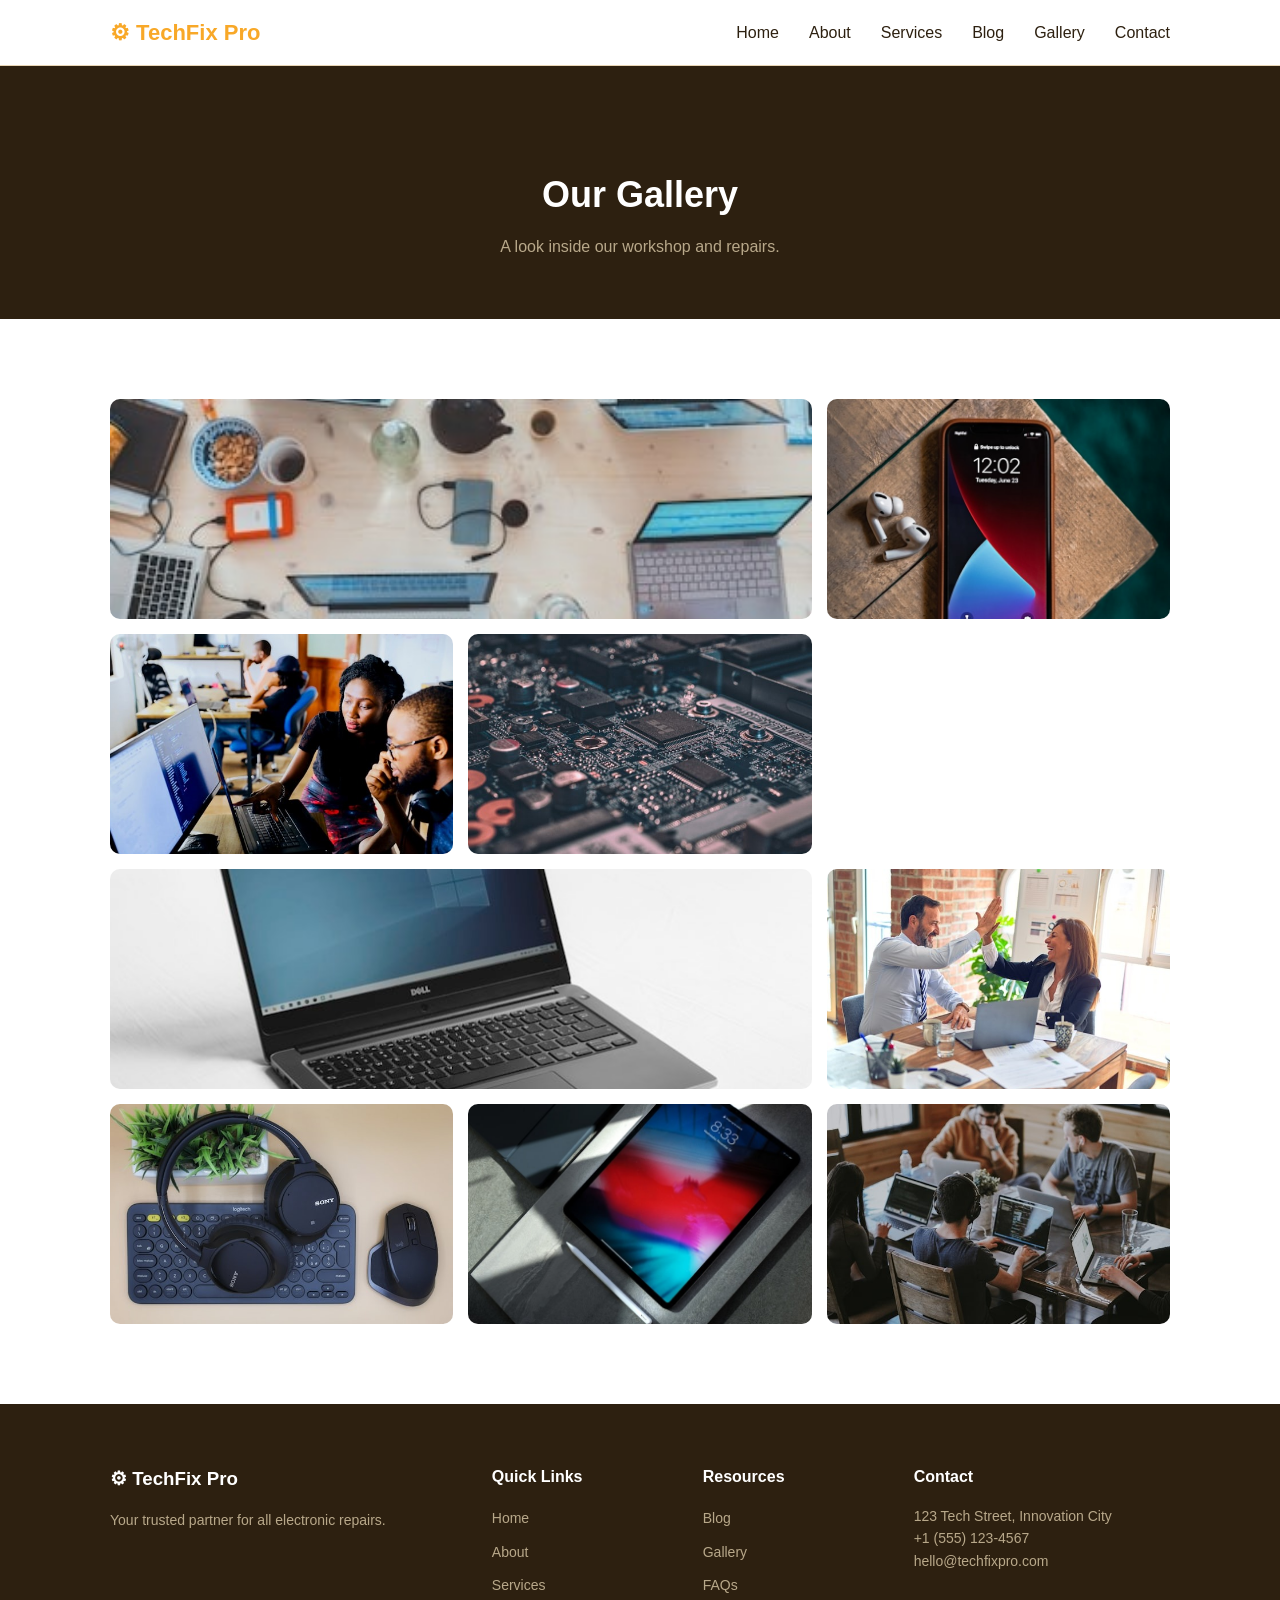
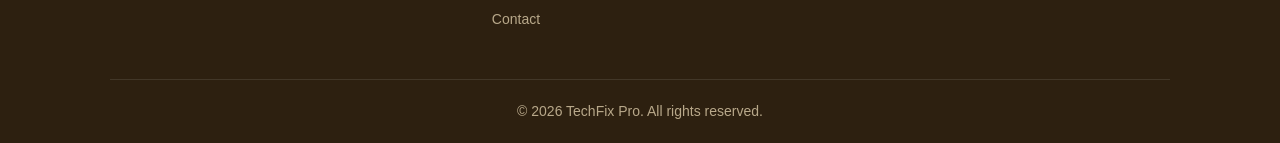
<file: Gallery.html>
<!DOCTYPE html>
<html lang="en">
<head>
    <meta charset="UTF-8">
    <meta name="viewport" content="width=device-width, initial-scale=1.0">
    <title>Gallery - TechFix Pro</title>
    <link rel="stylesheet" href="style.css">
</head>

<body>

    <!--Navigation-->
    <nav class="navbar">
        <div class="container nav-container">
            <a href="index.html" class="logo">&#9881; TechFix Pro</a>
            <ul class="nav-links">
                <li><a href="index.html">Home</a></li>
                <li><a href="About.html">About</a></li>
                <li><a href="Services.html">Services</a></li>
                <li><a href="Blog.html">Blog</a></li>
                <li><a href="Gallery.html">Gallery</a></li>
                <li><a href="Contact.html">Contact</a></li>
            </ul>
        </div>
    </nav>

    <header class="page-header">
        <div class="container">
            <h1>Our Gallery</h1>
            <p>A look inside our workshop and repairs.</p>
        </div>
    </header>

    <section class="section">
        <div class="container">
            <div class="gallery-grid">
                <div class="gallery-item wide">
                    <img src="a1 (12).jpg" alt="Main workshop">
                </div>
                <div class="gallery-item">
                    <img src="a1 (4).jpg" alt="Phone repair">
                </div>
                <div class="gallery-item">
                    <img src="a1 (1).jpg" alt="Team meeting">
                </div>
                <div class="gallery-item">
                    <img src="a1 (10).jpg" alt="Circuit board">
                </div>
                <div class="gallery-item wide">
                    <img src="a1 (2).jpg" alt="Laptop repair">
                </div>
                <div class="gallery-item">
                    <img src="a1 (8).jpg" alt="Customer service">
                </div>
                <div class="gallery-item">
                    <img src="a1 (3).jpg" alt="Tools">
                </div>
                <div class="gallery-item">
                    <img src="a1 (5).jpg" alt="Tablet repair">
                </div>
                <div class="gallery-item">
                    <img src="a1 (16).jpg" alt="Team photo">
                </div>
            </div>
        </div>
    </section>

    <footer class="footer">
        <div class="container">
            <div class="footer-grid">
                <div class="footer-brand">
                    <h3>&#9881; TechFix Pro</h3>
                    <p>Your trusted partner for all electronic repairs.</p>
                </div>
                <div class="footer-links">
                    <h4>Quick Links</h4>
                    <ul>
                       <li><a href="index.html">Home</a></li>
                        <li><a href="About.html">About</a></li>
                        <li><a href="Services.html">Services</a></li>
                        <li><a href="Contact.html">Contact</a></li>
                    </ul>
                </div>
                <div class="footer-links">
                    <h4>Resources</h4>
                    <ul>
                        <li><a href="Blog.html">Blog</a></li>
                        <li><a href="Gallery.html">Gallery</a></li>
                        <li><a href="Contact.html">FAQs</a></li>
                    </ul>
                </div>
                <div class="footer-contact">
                    <h4>Contact</h4>
                    <p>123 Tech Street, Innovation City</p>
                    <p>+1 (555) 123-4567</p>
                    <p>hello@techfixpro.com</p>
                </div>
            </div>
            <div class="footer-bottom">
                <p>&copy; 2026 TechFix Pro. All rights reserved.</p>
            </div>
        </div>
    </footer>
</body>
</html>
</file>
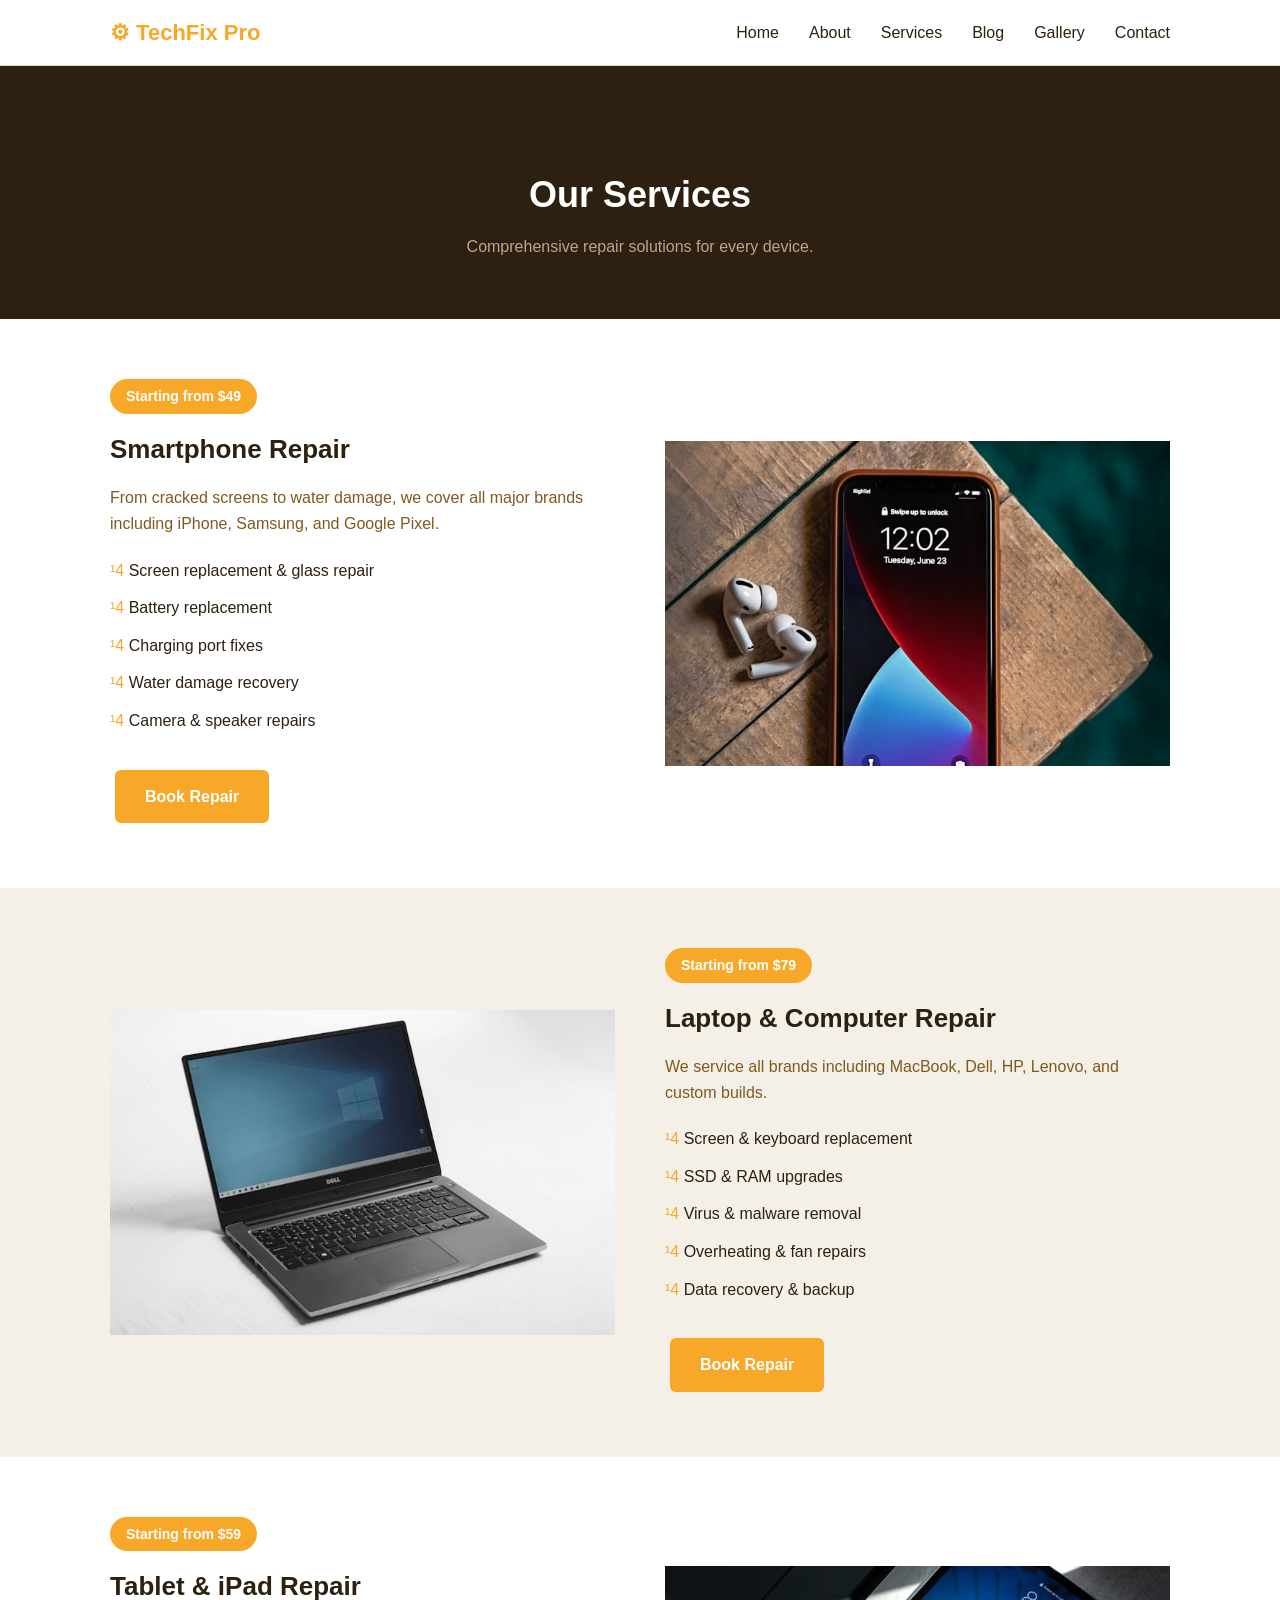
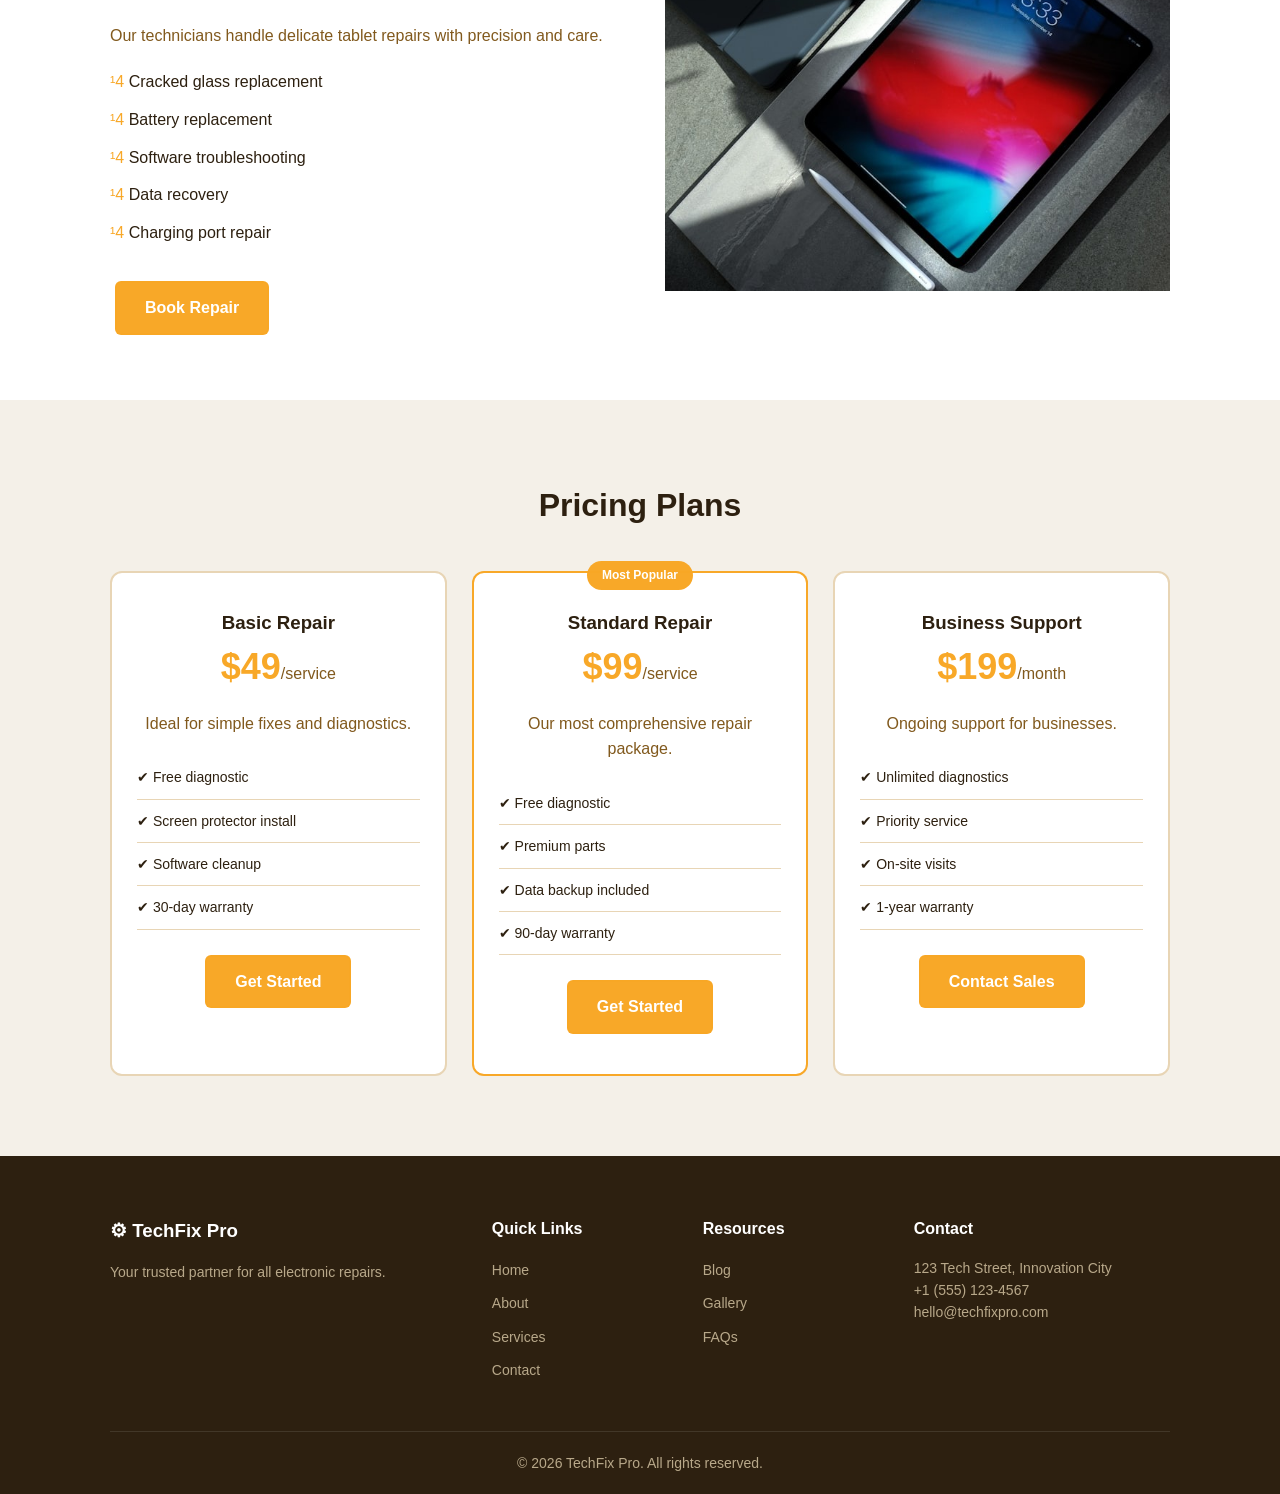
<file: Services.html>
<!DOCTYPE html>
<html lang="en">
<head>
    <meta charset="UTF-8">
    <meta name="viewport" content="width=device-width, initial-scale=1.0">
    <title>Our Services - TechFix Pro</title>
    <link rel="stylesheet" href="style.css">
</head>
<body>

    <nav class="navbar">
        <div class="container nav-container">
            <a href="index.html" class="logo">&#9881; TechFix Pro</a>
            <ul class="nav-links">
                <li><a href="index.html">Home</a></li>
                <li><a href="About.html">About</a></li>
                <li><a href="Services.html">Services</a></li>
                <li><a href="Blog.html">Blog</a></li>
                <li><a href="Gallery.Html">Gallery</a></li>
                <li><a href="Contact.html">Contact</a></li>
            </ul>
        </div>
    </nav>

    <header class="page-header">
        <div class="container">
            <h1>Our Services</h1>
            <p>Comprehensive repair solutions for every device.</p>
        </div>
    </header>

    <section class="service-detail">
        <div class="container">
            <div class="two-col">
                <div>
                    <span class="price-tag">Starting from $49</span>
                    <h2>Smartphone Repair</h2>
                    <p>From cracked screens to water damage, we cover all major brands including iPhone, Samsung, and Google Pixel.</p>
                    <ul class="detail-list">
                        <li>Screen replacement & glass repair</li>
                        <li>Battery replacement</li>
                        <li>Charging port fixes</li>
                        <li>Water damage recovery</li>
                        <li>Camera & speaker repairs</li>
                    </ul>
                    <a href="contact.html" class="btn">Book Repair</a>
                </div>
                <div>
                    <img src="a1 (4).jpg" alt="Phone repair">
                </div>
            </div>
        </div>
    </section>

    <section class="service-detail">
        <div class="container">
            <div class="two-col">
                <div>
                    <img src="a1 (2).jpg" alt="Laptop repair">
                </div>
                <div>
                    <span class="price-tag">Starting from $79</span>
                    <h2>Laptop & Computer Repair</h2>
                    <p>We service all brands including MacBook, Dell, HP, Lenovo, and custom builds.</p>
                    <ul class="detail-list">
                        <li>Screen & keyboard replacement</li>
                        <li>SSD & RAM upgrades</li>
                        <li>Virus & malware removal</li>
                        <li>Overheating & fan repairs</li>
                        <li>Data recovery & backup</li>
                    </ul>
                    <a href="CONTACT.HTML" class="btn">Book Repair</a>
                </div>
            </div>
        </div>
    </section>

    <section class="service-detail">
        <div class="container">
            <div class="two-col">
                <div>
                    <span class="price-tag">Starting from $59</span>
                    <h2>Tablet & iPad Repair</h2>
                    <p>Our technicians handle delicate tablet repairs with precision and care.</p>
                    <ul class="detail-list">
                        <li>Cracked glass replacement</li>
                        <li>Battery replacement</li>
                        <li>Software troubleshooting</li>
                        <li>Data recovery</li>
                        <li>Charging port repair</li>
                    </ul>
                    <a href="contact.html" class="btn">Book Repair</a>
                </div>
                <div>
                    <img src="a1 (5).jpg" alt="Tablet repair">
                </div>
            </div>
        </div>
    </section>

    <section class="section" style="background: var(--light-gray);">
        <div class="container">
            <h2 class="section-title">Pricing Plans</h2>
            <div class="pricing-grid">
                <div class="pricing-card">
                    <h3>Basic Repair</h3>
                    <div class="price">$49<span>/service</span></div>
                    <p style="color: var(--gray); margin: 15px 0;">Ideal for simple fixes and diagnostics.</p>
                    <ul class="pricing-features">
                        <li>&#10004; Free diagnostic</li>
                        <li>&#10004; Screen protector install</li>
                        <li>&#10004; Software cleanup</li>
                        <li>&#10004; 30-day warranty</li>
                    </ul>
                    <a href="contact.html" class="btn">Get Started</a>
                </div>
                <div class="pricing-card featured">
                    <span class="featured-badge">Most Popular</span>
                    <h3>Standard Repair</h3>
                    <div class="price">$99<span>/service</span></div>
                    <p style="color: var(--gray); margin: 15px 0;">Our most comprehensive repair package.</p>
                    <ul class="pricing-features">
                        <li>&#10004; Free diagnostic</li>
                        <li>&#10004; Premium parts</li>
                        <li>&#10004; Data backup included</li>
                        <li>&#10004; 90-day warranty</li>
                    </ul>
                    <a href="contact.html" class="btn">Get Started</a>
                </div>
                <div class="pricing-card">
                    <h3>Business Support</h3>
                    <div class="price">$199<span>/month</span></div>
                    <p style="color: var(--gray); margin: 15px 0;">Ongoing support for businesses.</p>
                    <ul class="pricing-features">
                        <li>&#10004; Unlimited diagnostics</li>
                        <li>&#10004; Priority service</li>
                        <li>&#10004; On-site visits</li>
                        <li>&#10004; 1-year warranty</li>
                    </ul>
                    <a href="contact.html" class="btn">Contact Sales</a>
                </div>
            </div>
        </div>
    </section>

    <footer class="footer">
        <div class="container">
            <div class="footer-grid">
                <div class="footer-brand">
                    <h3>&#9881; TechFix Pro</h3>
                    <p>Your trusted partner for all electronic repairs.</p>
                </div>
                <div class="footer-links">
                    <h4>Quick Links</h4>
                    <ul>
                        <li><a href="INDEX.HTML">Home</a></li>
                        <li><a href="About.Html">About</a></li>
                        <li><a href="Services.Html">Services</a></li>
                        <li><a href="Contact.html">Contact</a></li>
                    </ul>
                </div>
                <div class="footer-links">
                    <h4>Resources</h4>
                    <ul>
                        <li><a href="Blog.html">Blog</a></li>
                        <li><a href="Gallery.html">Gallery</a></li>
                        <li><a href="Contact.html">FAQs</a></li>
                    </ul>
                </div>
                <div class="footer-contact">
                    <h4>Contact</h4>
                    <p>123 Tech Street, Innovation City</p>
                    <p>+1 (555) 123-4567</p>
                    <p>hello@techfixpro.com</p>
                </div>
            </div>
            <div class="footer-bottom">
                <p>&copy; 2026 TechFix Pro. All rights reserved.</p>
            </div>
        </div>
    </footer>

</body>
</html>
</file>
<file: style.css>
/* ---- CSS Variables ---- */
:root {
    --primary: #f8a725fb;
    --primary-dark: hsl(36, 70%, 46%);
    --dark: hsl(33, 48%, 12%);
    --gray: hsl(36, 63%, 31%);
    --light-gray: lch(94.97% 4.45 86.06);
    --white: hwb(0 100% 0%);
    --border: #e8d5b5;
}
 
/* ---- Reset & Base Styles ---- */
* {
    margin: 0;
    padding: 0;
    box-sizing: border-box;
}

body {
    font-family: 'Segoe UI', Tahoma, Geneva, Verdana, sans-serif;
    color: var(--dark);
    line-height: 1.6;
}

img {
    max-width: 100%;
    display: block;
}

a {
    text-decoration: none;
    color: inherit;
}

/* ---- Container ---- */
.container {
    max-width: 1100px;
    margin: 0 auto;
    padding: 0 20px;
}

/* ---- Buttons ---- */
.btn {
    display: inline-block;
    padding: 12px 28px;
    background: var(--primary);
    color: var(--white);
    border-radius: 6px;
    font-weight: 600;
    border: 2px solid var(--primary);
    margin: 5px;
}

.btn:hover {
    background: var(--primary-dark);
    border-color: var(--primary-dark);
}

.btn-outline {
    background: transparent;
    color: var(--white);
    border: 2px solid var(--white);
}

.btn-outline:hover {
    background: var(--white);
    color: var(--dark);
}

/* ---- Navigation ---- */
.navbar {
    background: var(--white);
    border-bottom: 1px solid var(--border);
    padding: 15px 0;
}

.nav-container {
    display: flex;
    justify-content: space-between;
    align-items: center;
}

.logo {
    font-size: 22px;
    font-weight: 800;
    color: var(--primary);
}

.nav-links {
    list-style: none;
    display: flex;
    gap: 30px;
}

.nav-links a {
    color: var(--dark);
    font-weight: 500;
}

.nav-links a:hover {
    color: var(--primary);
}

/* ---- Hero Section ---- */
.hero {
    background: linear-gradient(135deg, var(--dark) 0%, var(--gray) 100%);
    color: var(--white);
    text-align: center;
    padding: 100px 20px;
}

.hero h1 {
    font-size: 42px;
    margin-bottom: 15px;
}

.hero p {
    font-size: 18px;
    max-width: 600px;
    margin: 0 auto 30px;
    opacity: 0.9;
}

/* ---- Section Styles ---- */
.section {
    padding: 80px 0;
}

.section-title {
    text-align: center;
    font-size: 32px;
    margin-bottom: 10px;
}

.section-subtitle {
    text-align: center;
    color: var(--gray);
    margin-bottom: 50px;
}

/* ---- Card Grid ---- */
.card-grid {
    display: grid;
    gap: 25px;
}

.three-col {
    grid-template-columns: repeat(3, 1fr);
}

.two-col {
    grid-template-columns: repeat(2, 1fr);
}

/* ---- Cards ---- */
.card {
    background: var(--white);
    border: 1px solid var(--border);
    border-radius: 12px;
    padding: 30px;
    text-align: center;
}

.card:hover {
    box-shadow: 0 5px 20px rgba(45, 32, 16, 0.1);
}

.card-icon {
    font-size: 40px;
    margin-bottom: 15px;
}

.card h3 {
    font-size: 20px;
    margin-bottom: 10px;
}

.card p {
    color: var(--gray);
}

/* ---- News Cards ---- */
.news-card {
    padding: 0;
    overflow: hidden;
    text-align: left;
}

.news-card img {
    width: 100%;
    height: 200px;
    object-fit: cover;
}

.card-body {
    padding: 20px;
}

.tag {
    display: inline-block;
    background: var(--primary);
    color: var(--white);
    padding: 4px 12px;
    border-radius: 20px;
    font-size: 12px;
    font-weight: 600;
    text-transform: uppercase;
}

.card-body h3 {
    margin: 10px 0;
}

.card-body a {
    color: var(--primary);
    font-weight: 600;
}

/* ---- About Section ---- */
.about-section {
    background: var(--light-gray);
}

.two-col {
    display: grid;
    grid-template-columns: 1fr 1fr;
    gap: 50px;
    align-items: center;
}

.about-text h2 {
    font-size: 32px;
    margin-bottom: 15px;
}

.about-text p {
    color: var(--gray);
    margin-bottom: 15px;
}

.feature-list {
    list-style: none;
    margin: 20px 0;
}

.feature-list li {
    padding: 8px 0;
    color: var(--dark);
}

.about-image img {
    border-radius: 12px;
    box-shadow: 0 10px 30px rgba(0,0,0,0.1);
}

/* ---- Newsletter ---- */
.newsletter {
    background: var(--primary);
    color: var(--white);
    text-align: center;
    padding: 60px 20px;
}

.newsletter h2 {
    font-size: 28px;
    margin-bottom: 10px;
}

.newsletter p {
    margin-bottom: 25px;
    opacity: 0.9;
}

.newsletter form {
    display: flex;
    justify-content: center;
    gap: 10px;
    flex-wrap: wrap;
}

.newsletter input {
    padding: 12px 20px;
    border: none;
    border-radius: 6px;
    width: 300px;
    font-size: 16px;
}

/* ---- Testimonials ---- */
.testimonials {
    background: var(--light-gray);
}

.testimonial-card {
    text-align: left;
}

.quote {
    font-style: italic;
    color: var(--dark);
    margin-bottom: 15px;
}

.author {
    font-weight: 700;
    color: var(--primary-dark);
}

/* ---- Clients ---- */
.clients {
    text-align: center;
}

.client-logos {
    display: flex;
    justify-content: center;
    gap: 40px;
    flex-wrap: wrap;
    margin-top: 30px;
}

.client-logos span {
    font-size: 18px;
    font-weight: 700;
    color: var(--gray);
    opacity: 0.6;
}

/* ---- Footer ---- */
.footer {
    background: var(--dark);
    color: var(--white);
    padding: 60px 0 20px;
}

.footer-grid {
    display: grid;
    grid-template-columns: 2fr 1fr 1fr 1.5fr;
    gap: 40px;
    margin-bottom: 40px;
}

.footer h3, .footer h4 {
    margin-bottom: 15px;
}

.footer p {
    color: #b8a88a;
    font-size: 14px;
}

.footer-links ul {
    list-style: none;
}

.footer-links li {
    margin-bottom: 8px;
}

.footer-links a {
    color: #b8a88a;
    font-size: 14px;
}

.footer-links a:hover {
    color: var(--primary);
}

.footer-bottom {
    border-top: 1px solid rgba(255,255,255,0.1);
    padding-top: 20px;
    text-align: center;
}

/* ---- Page Header (for inner pages) ---- */
.page-header {
    background: var(--dark);
    color: var(--white);
    text-align: center;
    padding: 100px 20px 60px;
}

.page-header h1 {
    font-size: 36px;
    margin-bottom: 10px;
}

.page-header p {
    color: #b8a88a;
}

/* ---- Services Page ---- */
.service-detail {
    padding: 60px 0;
}

.service-detail:nth-child(even) {
    background: var(--light-gray);
}

.service-detail h2 {
    font-size: 26px;
    margin-bottom: 15px;
}

.service-detail p {
    color: var(--gray);
    margin-bottom: 15px;
}

.detail-list {
    list-style: none;
    margin: 15px 0 25px;
}

.detail-list li {
    padding: 6px 0;
    color: var(--dark);
}

.detail-list li::before {
    content: "¹4  ";
    color: var(--primary);
}

.price-tag {
    display: inline-block;
    background: var(--primary);
    color: var(--white);
    padding: 6px 16px;
    border-radius: 20px;
    font-weight: 700;
    font-size: 14px;
    margin-bottom: 15px;
}

/* ---- Pricing Cards ---- */
.pricing-grid {
    display: grid;
    grid-template-columns: repeat(3, 1fr);
    gap: 25px;
    margin-top: 40px;
}

.pricing-card {
    background: var(--white);
    border: 2px solid var(--border);
    border-radius: 12px;
    padding: 35px 25px;
    text-align: center;
}

.pricing-card.featured {
    border-color: var(--primary);
    position: relative;
}

.featured-badge {
    position: absolute;
    top: -12px;
    left: 50%;
    transform: translateX(-50%);
    background: var(--primary);
    color: var(--white);
    padding: 5px 15px;
    border-radius: 20px;
    font-size: 12px;
    font-weight: 700;
}

.pricing-card .price {
    font-size: 36px;
    font-weight: 800;
    color: var(--primary);
}

.pricing-card .price span {
    font-size: 16px;
    color: var(--gray);
    font-weight: 400;
}

.pricing-features {
    list-style: none;
    text-align: left;
    margin: 20px 0;
}

.pricing-features li {
    padding: 10px 0;
    border-bottom: 1px solid var(--border);
    font-size: 14px;
}

/* ---- Blog Page ---- */
.blog-grid {
    display: grid;
    grid-template-columns: 2fr 1fr;
    gap: 40px;
}

.blog-posts {
    display: grid;
    gap: 30px;
}

.blog-post {
    display: grid;
    grid-template-columns: 1fr 2fr;
    gap: 20px;
    background: var(--white);
    border: 1px solid var(--border);
    border-radius: 12px;
    overflow: hidden;
}

.blog-post img {
    width: 100%;
    height: 100%;
    object-fit: cover;
}

.blog-post-content {
    padding: 20px;
}

.sidebar {
    background: var(--white);
    border: 1px solid var(--border);
    border-radius: 12px;
    padding: 25px;
    height: fit-content;
}

.sidebar h3 {
    margin-bottom: 15px;
    padding-bottom: 10px;
    border-bottom: 2px solid var(--light-gray);
}

.sidebar ul {
    list-style: none;
}

.sidebar li {
    padding: 8px 0;
    border-bottom: 1px solid var(--light-gray);
}

.sidebar a {
    color: var(--gray);
    font-size: 14px;
}

.sidebar a:hover {
    color: var(--primary);
}

/* ---- Gallery Page ---- */
.gallery-grid {
    display: grid;
    grid-template-columns: repeat(3, 1fr);
    gap: 15px;
}

.gallery-item {
    border-radius: 10px;
    overflow: hidden;
}

.gallery-item img {
    width: 100%;
    height: 220px;
    object-fit: cover;
}

.gallery-item.wide {
    grid-column: span 2;
}

/* ---- Contact Page ---- */
.contact-grid {
    display: grid;
    grid-template-columns: 1fr 1.3fr;
    gap: 40px;
}

.contact-info-box {
    background: var(--white);
    border: 1px solid var(--border);
    border-radius: 12px;
    padding: 25px;
    margin-bottom: 20px;
}

.contact-info-box h3 {
    margin-bottom: 10px;
    color: var(--primary);
}

.contact-form {
    background: var(--white);
    border: 1px solid var(--border);
    border-radius: 12px;
    padding: 35px;
}

.form-group {
    margin-bottom: 20px;
}

.form-group label {
    display: block;
    margin-bottom: 6px;
    font-weight: 600;
    font-size: 14px;
}

.form-group input,
.form-group textarea,
.form-group select {
    width: 100%;
    padding: 12px;
    border: 1px solid var(--border);
    border-radius: 6px;
    font-size: 15px;
    font-family: inherit;
}

.form-group textarea {
    min-height: 120px;
    resize: vertical;
}

.form-row {
    display: grid;
    grid-template-columns: 1fr 1fr;
    gap: 15px;
}

/* ---- FAQ ---- */
.faq-item {
    background: var(--light-gray);
    border-radius: 10px;
    margin-bottom: 15px;
    padding: 20px;
}

.faq-item h3 {
    font-size: 16px;
    margin-bottom: 10px;
    color: var(--dark);
}

.faq-item p {
    color: var(--gray);
    font-size: 14px;
}

/* ============================================
   Responsive Design (Mobile)
   ============================================ */

@media (max-width: 768px) {
    .nav-links {
        display: none;
    }

    .hero h1 {
        font-size: 28px;
    }

    .three-col,
    .two-col,
    .pricing-grid,
    .gallery-grid,
    .blog-grid,
    .contact-grid,
    .footer-grid {
        grid-template-columns: 1fr;
    }

    .blog-post {
        grid-template-columns: 1fr;
    }

    .newsletter form {
        flex-direction: column;
        align-items: center;
    }

    .newsletter input {
        width: 100%;
        max-width: 300px;
    }

    .client-logos {
        gap: 20px;
    }

    .form-row {
        grid-template-columns: 1fr;
    }
}
</file>
